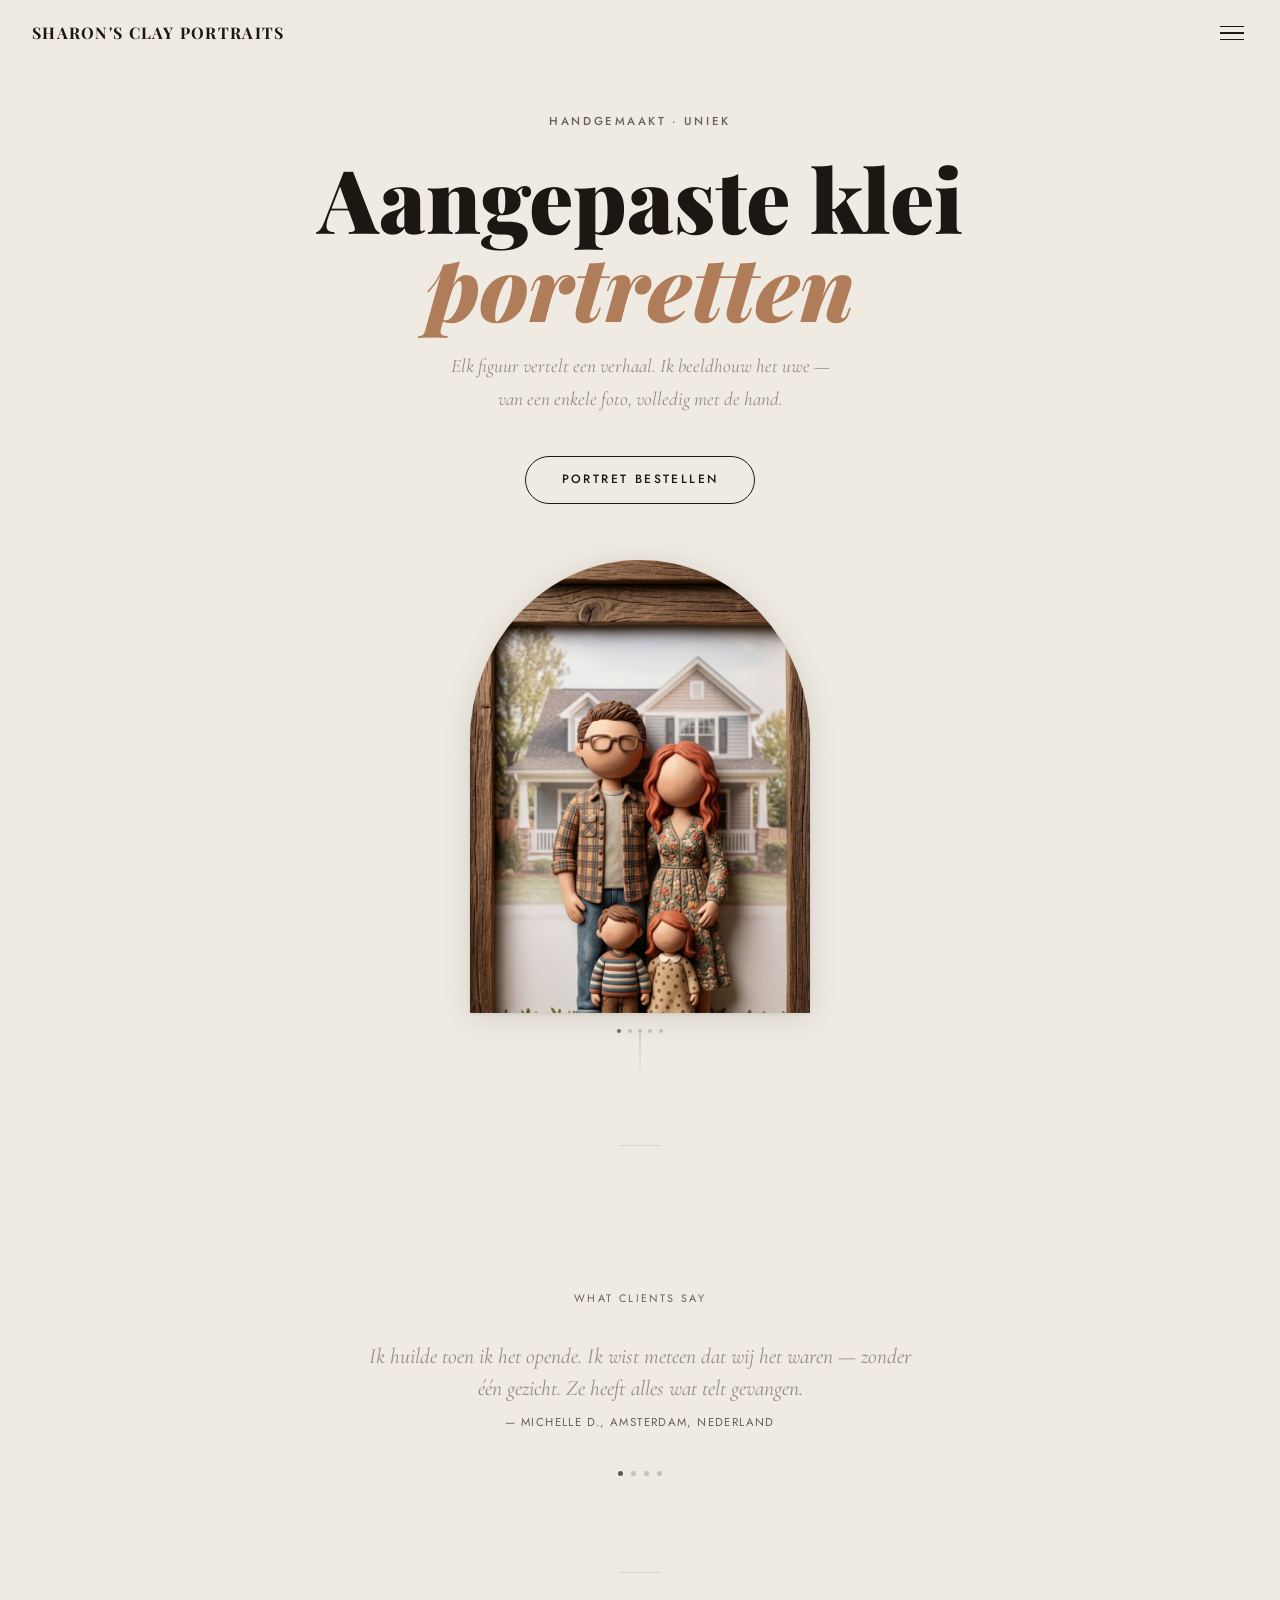
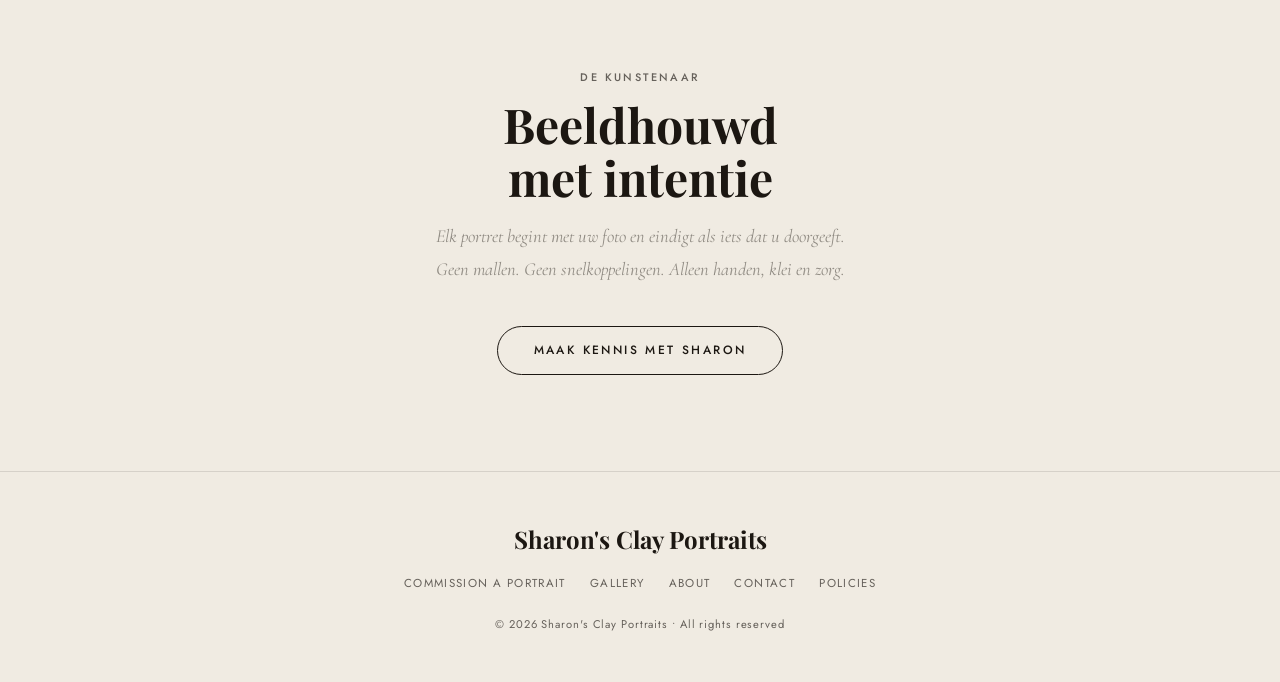
<file: index.html>
<!DOCTYPE html>
<html lang="en">
<head>
<meta charset="UTF-8"/>
<meta name="viewport" content="width=device-width,initial-scale=1.0"/>
<title>Sharon's Clay Portraits — Sharon's Clay Portraits</title>
<link rel="manifest" href="manifest.json"/>
<link rel="icon" href="icon-192.png" type="image/png"/>
<link rel="apple-touch-icon" href="apple-touch-icon.png"/>
<link rel="preconnect" href="https://fonts.googleapis.com"/>
<link rel="preconnect" href="https://fonts.gstatic.com" crossorigin/>
<link rel="stylesheet" href="https://fonts.googleapis.com/css2?family=Playfair+Display:ital,wght@0,700;0,900;1,400;1,700&family=Cormorant+Garamond:ital,wght@0,300;0,400;1,300;1,400&family=Jost:wght@300;400;500&display=swap" media="print" onload="this.media='all';"/>
<noscript><link rel="stylesheet" href="https://fonts.googleapis.com/css2?family=Playfair+Display:ital,wght@0,700;0,900;1,400;1,700&family=Cormorant+Garamond:ital,wght@0,300;0,400;1,300;1,400&family=Jost:wght@300;400;500&display=swap"/></noscript>
<link rel="stylesheet" href="style.css"/>
</head>
<body>
<nav class="nav-overlay" id="navOverlay">
  <a href="#" class="nav-install-link" onclick="installApp();return false;">Add to Home Screen</a>
  <a href="index.html">Home</a>
  <a href="gallery.html">Gallery</a>
  <a href="commissions.html">Commission a Portrait</a>
  <a href="about.html">About the Artist</a>
  <a href="testimonials.html">Testimonials</a>
  <a href="contact.html">Contact</a>
  <a href="policies.html">Policies</a>
  <a href="care.html">Care Instructions</a>
  <a href="gift-certificates.html">Gift Certificates</a>
  <span class="nav-close-hint">Press ESC or tap anywhere to close</span>
</nav>
<header id="siteHeader">
  <a class="site-name" href="index.html">Sharon's Clay Portraits</a>
  <button class="hamburger" id="hamburger" aria-label="Menu"><span></span><span></span><span></span></button>
</header>
<div id="lightbox" style="position:fixed;inset:0;z-index:300;background:rgba(0,0,0,0.92);display:flex;flex-direction:column;align-items:center;justify-content:center;padding:2rem;opacity:0;pointer-events:none;transition:opacity 0.4s;">
<button id="lbClose" style="position:absolute;top:1.5rem;right:1.5rem;background:none;border:none;cursor:pointer;color:rgba(240,235,226,0.5);font-size:2rem;line-height:1;">&times;</button>
<div id="lbArch" style="width:min(320px,80vw);aspect-ratio:auto;border-radius:12px;overflow:hidden;max-height:75vh;box-shadow:0 8px 64px rgba(0,0,0,0.5);transform:scale(0.88);transition:transform 0.4s;"><div id="lbInner" style="width:100%;height:100%;background:var(--arch-bg);"></div></div>
<div style="margin-top:1.5rem;text-align:center;"><p id="lbCap" style="font-family:'Cormorant Garamond',serif;font-style:italic;font-size:1.05rem;color:rgba(240,235,226,0.7);margin-bottom:1rem;"></p><a href="gallery.html" style="font-family:'Jost',sans-serif;font-size:0.72rem;letter-spacing:0.18em;text-transform:uppercase;color:var(--parchment);text-decoration:none;border-bottom:1px solid rgba(240,235,226,0.3);padding-bottom:2px;">View Full Gallery &rarr;</a></div></div>
<section style="min-height:100svh;display:flex;flex-direction:column;align-items:center;justify-content:flex-start;padding:7rem 2rem 4rem;text-align:center;overflow-x:hidden;width:100%;">
  <div>
    <p style="font-family:'Jost',sans-serif;font-size:0.72rem;font-weight:500;letter-spacing:0.22em;text-transform:uppercase;color:var(--muted);margin-bottom:1.5rem;opacity:0;animation:fadeUp 0.8s 0.2s forwards;">Handgemaakt · Uniek</p>
    <h1 style="font-family:'Playfair Display',serif;font-size:clamp(3rem,11vw,5.5rem);font-weight:900;line-height:1.0;color:var(--ink);margin-bottom:1.25rem;max-width:680px;opacity:0;animation:fadeUp 0.8s 0.35s forwards;">Aangepaste klei<br><em style="font-style:italic;color:var(--clay);">portretten</em></h1>
    <p style="font-family:'Cormorant Garamond',serif;font-size:1.2rem;font-style:italic;color:var(--ink-soft);max-width:380px;margin:0 auto 2.5rem;line-height:1.7;opacity:0;animation:fadeUp 0.8s 0.5s forwards;">Elk figuur vertelt een verhaal. Ik beeldhouw het uwe — van een enkele foto, volledig met de hand.</p>
    <a href="commissions.html" class="btn-outline" style="margin-bottom:3.5rem;opacity:0;animation:fadeUp 0.8s 0.65s forwards;">Portret bestellen</a>
  </div>
  <div style="width:min(340px,calc(100vw - 4rem));margin:0 auto;opacity:0;animation:fadeUp 1s 0.8s forwards;position:relative;cursor:pointer;align-self:center;" id="archWrap">
    <div class="arch-frame" style="border-radius:50% 50% 0 0/40% 40% 0 0;">
<div class="arch-slide active" data-label="Aangepast kleien portret — besteld van uw foto"><img src="images/portrait1.jpg" alt="Aangepast kleien portret — besteld van uw foto" style="width:100%;height:100%;object-fit:cover;"/></div>
<div class="arch-slide" data-label="Elk detail met de hand geboetseerd"><img src="images/portrait2.png" alt="Elk detail met de hand geboetseerd" style="width:100%;height:100%;object-fit:cover;"/></div>
<div class="arch-slide" data-label="Een cadeau dat voor altijd wordt bewaard"><img src="images/portrait3.png" alt="Een cadeau dat voor altijd wordt bewaard" style="width:100%;height:100%;object-fit:cover;"/></div>
<div class="arch-slide" data-label="Muurkunst voor in huis — met de hand gemaakt"><img src="images/portrait4.png" alt="Muurkunst voor in huis — met de hand gemaakt" style="width:100%;height:100%;object-fit:cover;"/></div>
<div class="arch-slide" data-label="Van foto naar iets onvervangbaars"><img src="images/portrait5.png" alt="Van foto naar iets onvervangbaars" style="width:100%;height:100%;object-fit:cover;"/></div>
      <div id="archHint" style="position:absolute;inset:0;background:rgba(0,0,0,0);border-radius:inherit;display:flex;align-items:center;justify-content:center;opacity:0;transition:opacity 0.3s,background 0.3s;pointer-events:none;"><span style="font-family:'Jost',sans-serif;font-size:0.7rem;letter-spacing:0.18em;text-transform:uppercase;color:#fff;background:rgba(0,0,0,0.55);padding:0.5rem 1.2rem;border-radius:100px;backdrop-filter:blur(4px);">View Piece</span></div>
    </div>
    <div class="arch-dots" id="archDots"><span class="active" data-idx="0"></span><span class="" data-idx="1"></span><span class="" data-idx="2"></span><span class="" data-idx="3"></span><span class="" data-idx="4"></span></div>
    <div class="arch-stem"></div>
  </div>
</section>
<div style="width:40px;height:1px;background:var(--border);margin:0 auto 4rem;"></div>
<section style="padding:5rem 2rem 6rem;text-align:center;">
<style>.testimonial-item{display:none;flex-direction:column;align-items:center;justify-content:center;text-align:center;padding:0 1rem;}.testimonial-item.active{display:flex;}#tDots span{width:5px;height:5px;border-radius:50%;background:var(--ink);opacity:0.2;transition:opacity 0.3s;cursor:pointer;}#tDots span.active{opacity:0.7;}.testimonial-quote{font-size:clamp(1rem,3.5vw,1.35rem);}</style>
  <p style="font-family:'Jost',sans-serif;font-size:0.68rem;letter-spacing:0.22em;text-transform:uppercase;color:var(--muted);margin-bottom:2rem;">What clients say</p>
  <div id="tCarousel" style="position:relative;min-height:4rem;max-width:600px;margin:0 auto 2.5rem;cursor:pointer;overflow:hidden;">
<div class="testimonial-item active"><p class="testimonial-quote">Ik huilde toen ik het opende. Ik wist meteen dat wij het waren — zonder één gezicht. Ze heeft alles wat telt gevangen.</p><p class="testimonial-author">— Michelle D., Amsterdam, Nederland</p></div>
<div class="testimonial-item"><p class="testimonial-quote">Het meest attente cadeau dat ik ooit heb gegeven. Mijn moeder hield het tien minuten vast zonder een woord te zeggen. Geen gezicht nodig — het was onmiskenbaar zij.</p><p class="testimonial-author">— Thomas B., Brussel, België</p></div>
<div class="testimonial-item"><p class="testimonial-quote">Ze heeft gevangen hoe hij altijd stond, hoe hij zijn handen hield. Ik had geen gezicht nodig. Ik had hem nodig. En hier is hij.</p><p class="testimonial-author">— Katrien V., Gent, België</p></div>
<div class="testimonial-item"><p class="testimonial-quote">Mijn oma fluisterde: 'Dat ben ik toch?' Geen ogen, geen mond — en toch wist ze het. Sharons werk is buitengewoon.</p><p class="testimonial-author">— Sarah M., Rotterdam, Nederland</p></div>
  </div>
  <div id="tDots" style="display:flex;justify-content:center;gap:0.5rem;"><span class="active" data-idx="0"></span><span class="" data-idx="1"></span><span class="" data-idx="2"></span><span class="" data-idx="3"></span></div>
</section>
<div style="width:40px;height:1px;background:var(--border);margin:0 auto 4rem;" class="reveal"></div>
<section style="padding:2rem 2rem 6rem;text-align:center;max-width:600px;margin:0 auto;" class="reveal">
  <p class="section-label">De kunstenaar</p>
  <h2 style="font-family:'Playfair Display',serif;font-size:clamp(2rem,7vw,3rem);font-weight:700;line-height:1.1;margin-bottom:1rem;color:var(--ink);">Beeldhouwd<br>met intentie</h2>
  <p style="font-family:'Cormorant Garamond',serif;font-size:1.15rem;color:var(--ink-soft);max-width:420px;margin:0 auto 2.5rem;font-style:italic;line-height:1.8;">Elk portret begint met uw foto en eindigt als iets dat u doorgeeft. Geen mallen. Geen snelkoppelingen. Alleen handen, klei en zorg.</p>
  <a href="about.html" class="btn-outline">Maak kennis met Sharon</a>
</section>
<footer class="reveal">
  <div class="footer-name">Sharon's Clay Portraits</div>
  <div class="footer-links" style="display:flex;justify-content:center;gap:1.5rem;margin-bottom:1.5rem;flex-wrap:wrap;">
    <a href="commissions.html">Commission a Portrait</a>
    <a href="gallery.html">Gallery</a>
    <a href="about.html">About</a>
    <a href="contact.html">Contact</a>
    <a href="policies.html">Policies</a>
  </div>
  <p style="font-family:'Jost',sans-serif;font-size:0.7rem;color:var(--muted);letter-spacing:0.08em;">&copy; 2026 Sharon's Clay Portraits&nbsp;&bull;&nbsp;All rights reserved</p>
</footer>
<script>
var _hbg=document.getElementById("hamburger"),_nov=document.getElementById("navOverlay");
var deferredInstallPrompt=null;
window.addEventListener("beforeinstallprompt",function(e){e.preventDefault();deferredInstallPrompt=e;});
function installApp(){
  var isIOS=/iphone|ipad|ipod/i.test(navigator.userAgent);
  if(isIOS){
    alert("To install: tap the Share icon, then \"Add to Home Screen\".");
    return;
  }
  if(deferredInstallPrompt){
    deferredInstallPrompt.prompt();
    deferredInstallPrompt.userChoice.then(function(){deferredInstallPrompt=null;});
  } else {
    alert("To install: open your browser menu and choose \"Install app\" or \"Add to Home Screen\".");
  }
}
_hbg.addEventListener("click",function(){var o=_nov.classList.toggle("open");_hbg.classList.toggle("open",o);document.body.style.overflow=o?"hidden":"";});
_nov.addEventListener("click",function(e){if(e.target===_nov||e.target.classList.contains("nav-close-hint")){_nov.classList.remove("open");_hbg.classList.remove("open");document.body.style.overflow="";}});
document.addEventListener("keydown",function(e){if(e.key==="Escape"){_nov.classList.remove("open");_hbg.classList.remove("open");closeLB();document.body.style.overflow="";}});
window.addEventListener("scroll",function(){document.getElementById("siteHeader").classList.toggle("scrolled",window.scrollY>60);},{passive:true});
var _as=document.querySelectorAll(".arch-slide"),_ad=document.querySelectorAll("#archDots span"),_ac=0;
function archGoTo(idx){_as[_ac].classList.remove("active");if(_ad[_ac])_ad[_ac].classList.remove("active");_ac=(idx+_as.length)%_as.length;_as[_ac].classList.add("active");if(_ad[_ac])_ad[_ac].classList.add("active");}
var _at=setInterval(function(){archGoTo(_ac+1);},6000);
var _paused=false;
document.querySelectorAll("#archDots span").forEach(function(d){d.addEventListener("click",function(e){e.stopPropagation();archGoTo(parseInt(d.dataset.idx));clearInterval(_at);_at=setInterval(function(){archGoTo(_ac+1);},6000);});});
var lb=document.getElementById("lightbox"),lbArch=document.getElementById("lbArch");
function openLB(){clearInterval(_at);_paused=true;lb.style.opacity="1";lb.style.pointerEvents="all";lbArch.style.transform="scale(1)";document.body.style.overflow="hidden";}
function closeLB(){lb.style.opacity="0";lb.style.pointerEvents="none";lbArch.style.transform="scale(0.88)";document.body.style.overflow="";_paused=false;_at=setInterval(function(){archGoTo(_ac+1);},6000);}
document.getElementById("archWrap").addEventListener("click",function(e){
  if(e.target.closest("#archDots"))return;
  var inner=document.getElementById("lbInner"),img=_as[_ac].querySelector("img");
  inner.innerHTML=img?"<img src='"+img.src+"' style='width:100%;height:100%;object-fit:cover;'/>":"";
  inner.style.background=img?"transparent":"var(--arch-bg)";
  document.getElementById("lbCap").textContent=_as[_ac].dataset.label||"";
  openLB();
});
document.getElementById("lbClose").addEventListener("click",closeLB);
lb.addEventListener("click",function(e){if(e.target===lb)closeLB();});
var aw=document.getElementById("archWrap"),ah=document.getElementById("archHint");
aw.addEventListener("mouseenter",function(){ah.style.opacity="1";ah.style.background="rgba(0,0,0,0.25)";clearInterval(_at);_paused=true;});
aw.addEventListener("mouseleave",function(){ah.style.opacity="0";ah.style.background="rgba(0,0,0,0)";_paused=false;_at=setInterval(function(){archGoTo(_ac+1);},6000);});
var _ti=document.querySelectorAll(".testimonial-item"),_td=document.querySelectorAll("#tDots span"),_tc=0,_tp=false;
function tGoTo(idx){_ti[_tc].classList.remove("active");if(_td[_tc])_td[_tc].classList.remove("active");_tc=(idx+_ti.length)%_ti.length;_ti[_tc].classList.add("active");if(_td[_tc])_td[_tc].classList.add("active");}
setInterval(function(){if(!_tp)tGoTo(_tc+1);},4000);
var tc=document.getElementById("tCarousel");
tc.addEventListener("mouseenter",function(){_tp=true;});
tc.addEventListener("mouseleave",function(){_tp=false;});
tc.addEventListener("click",function(){window.location.href="testimonials.html";});
document.querySelectorAll("#tDots span").forEach(function(d){d.addEventListener("click",function(e){e.stopPropagation();tGoTo(parseInt(d.dataset.idx));});});
function _checkReveals(){document.querySelectorAll(".reveal:not(.visible)").forEach(function(r){var rect=r.getBoundingClientRect();if(rect.top<window.innerHeight-40)r.classList.add("visible");});};
_checkReveals();window.addEventListener("scroll",_checkReveals,{passive:true});
(function(){
function doTranslate(lang){
  var lm2=document.getElementById("langMenu");if(lm2)lm2.style.display="none";
  if(lang==="en"){document.cookie="googtrans=;path=/;expires=Thu,01 Jan 1970 00:00:00 GMT";document.cookie="googtrans=;path=/;domain="+location.hostname+";expires=Thu,01 Jan 1970 00:00:00 GMT";location.reload();return;}
  document.cookie="googtrans=/en/"+lang+";path=/";document.cookie="googtrans=/en/"+lang+";path=/;domain="+location.hostname;
  var sel=document.querySelector(".goog-te-combo");if(sel){sel.value=lang;sel.dispatchEvent(new Event("change"));}else{location.reload();}
}
})();
</script>
</body>
</html>
</file>
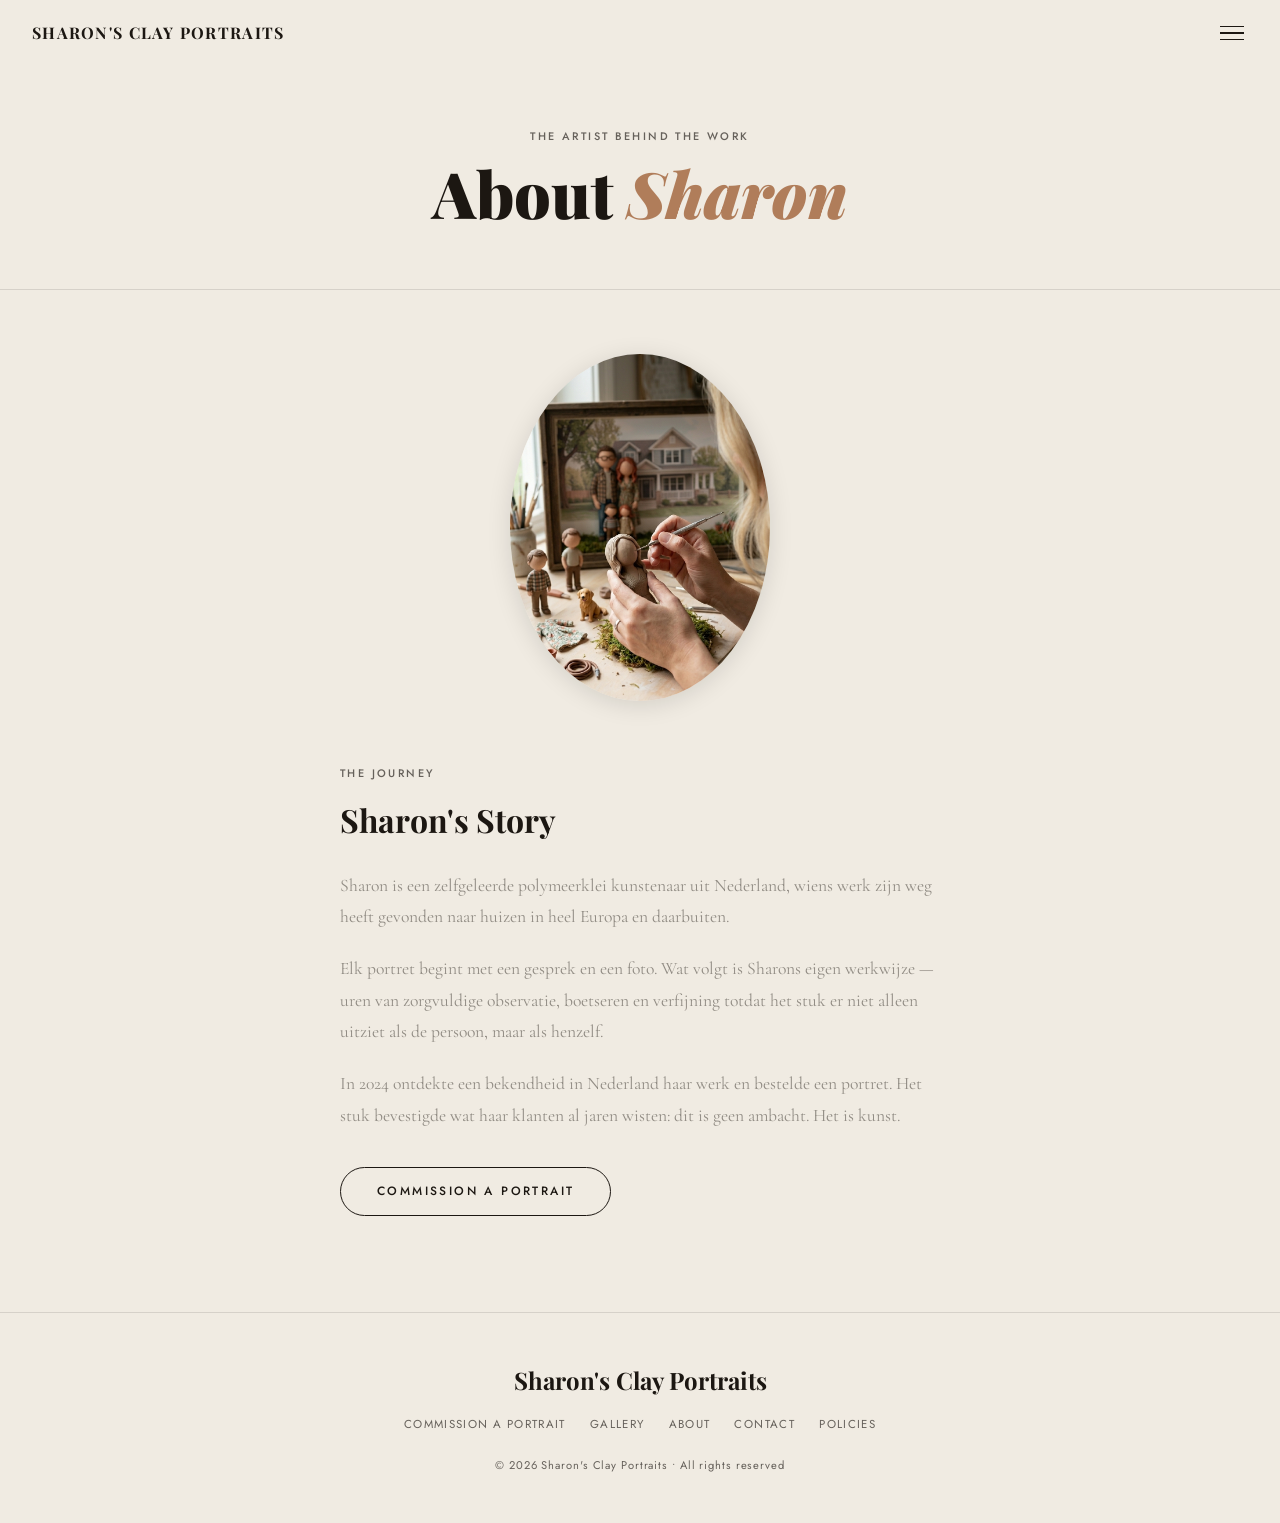
<file: about.html>
<!DOCTYPE html>
<html lang="en">
<head>
<meta charset="UTF-8"/>
<meta name="viewport" content="width=device-width,initial-scale=1.0"/>
<title>About — Sharon's Clay Portraits</title>
<link rel="manifest" href="manifest.json"/>
<link rel="icon" href="icon-192.png" type="image/png"/>
<link rel="apple-touch-icon" href="apple-touch-icon.png"/>
<link rel="preconnect" href="https://fonts.googleapis.com"/>
<link rel="preconnect" href="https://fonts.gstatic.com" crossorigin/>
<link rel="stylesheet" href="https://fonts.googleapis.com/css2?family=Playfair+Display:ital,wght@0,700;0,900;1,400;1,700&family=Cormorant+Garamond:ital,wght@0,300;0,400;1,300;1,400&family=Jost:wght@300;400;500&display=swap" media="print" onload="this.media='all';"/>
<noscript><link rel="stylesheet" href="https://fonts.googleapis.com/css2?family=Playfair+Display:ital,wght@0,700;0,900;1,400;1,700&family=Cormorant+Garamond:ital,wght@0,300;0,400;1,300;1,400&family=Jost:wght@300;400;500&display=swap"/></noscript>
<link rel="stylesheet" href="style.css"/>
</head>
<body>
<nav class="nav-overlay" id="navOverlay">
  <a href="#" class="nav-install-link" onclick="installApp();return false;">Add to Home Screen</a>
  <a href="index.html">Home</a>
  <a href="gallery.html">Gallery</a>
  <a href="commissions.html">Commission a Portrait</a>
  <a href="about.html">About the Artist</a>
  <a href="testimonials.html">Testimonials</a>
  <a href="contact.html">Contact</a>
  <a href="policies.html">Policies</a>
  <a href="care.html">Care Instructions</a>
  <a href="gift-certificates.html">Gift Certificates</a>
  <span class="nav-close-hint">Press ESC or tap anywhere to close</span>
</nav>
<header id="siteHeader">
  <a class="site-name" href="index.html">Sharon's Clay Portraits</a>
  <button class="hamburger" id="hamburger" aria-label="Menu"><span></span><span></span><span></span></button>
</header>
<div class="page-header"><p class="page-eyebrow">The artist behind the work</p><h1 class="page-title">About <em>Sharon</em></h1></div>
<div style="max-width:900px;margin:0 auto;padding:0 1.5rem 6rem;display:flex;flex-direction:column;align-items:center;gap:4rem;">
  <div style="display:flex;flex-wrap:wrap;gap:1.5rem;justify-content:center;" class="reveal"><div style="width:min(260px,70vw);aspect-ratio:3/4;border-radius:50%;overflow:hidden;flex-shrink:0;box-shadow:0 4px 24px rgba(0,0,0,0.12);"><img src="images/about1.png" alt="Sharon aan het werk in haar atelier" style="width:100%;height:100%;object-fit:cover;"/></div></div>
  <div style="max-width:600px;width:100%;" class="reveal">
    <p class="section-label">The journey</p>
    <h2 style="font-family:'Playfair Display',serif;font-size:2rem;font-weight:700;color:var(--ink);margin-bottom:1.5rem;">Sharon's Story</h2>
<p style="font-family:'Cormorant Garamond',serif;font-size:1.1rem;color:var(--ink-soft);line-height:1.8;margin-bottom:1.25rem;">Sharon is een zelfgeleerde polymeerklei kunstenaar uit Nederland, wiens werk zijn weg heeft gevonden naar huizen in heel Europa en daarbuiten.</p>
<p style="font-family:'Cormorant Garamond',serif;font-size:1.1rem;color:var(--ink-soft);line-height:1.8;margin-bottom:1.25rem;">Elk portret begint met een gesprek en een foto. Wat volgt is Sharons eigen werkwijze — uren van zorgvuldige observatie, boetseren en verfijning totdat het stuk er niet alleen uitziet als de persoon, maar als henzelf.</p>
<p style="font-family:'Cormorant Garamond',serif;font-size:1.1rem;color:var(--ink-soft);line-height:1.8;margin-bottom:1.25rem;">In 2024 ontdekte een bekendheid in Nederland haar werk en bestelde een portret. Het stuk bevestigde wat haar klanten al jaren wisten: dit is geen ambacht. Het is kunst.</p>
    <a href="commissions.html" class="btn-outline" style="margin-top:1rem;display:inline-block;">Commission a Portrait</a>
  </div>
</div>
<footer class="reveal">
  <div class="footer-name">Sharon's Clay Portraits</div>
  <div class="footer-links" style="display:flex;justify-content:center;gap:1.5rem;margin-bottom:1.5rem;flex-wrap:wrap;">
    <a href="commissions.html">Commission a Portrait</a>
    <a href="gallery.html">Gallery</a>
    <a href="about.html">About</a>
    <a href="contact.html">Contact</a>
    <a href="policies.html">Policies</a>
  </div>
  <p style="font-family:'Jost',sans-serif;font-size:0.7rem;color:var(--muted);letter-spacing:0.08em;">&copy; 2026 Sharon's Clay Portraits&nbsp;&bull;&nbsp;All rights reserved</p>
</footer>
<script>
async function handleWorkerFormSubmit(evt,formEl,endpoint,action){
  evt.preventDefault();
  var prefix=action.replace("submit_","");
  var successEl=document.getElementById(prefix+"-form-success");var errorEl=document.getElementById(prefix+"-form-error");
  if(successEl)successEl.style.display="none";if(errorEl)errorEl.style.display="none";
  if(!endpoint){if(errorEl){errorEl.textContent="This form is not yet configured. Please contact us directly.";errorEl.style.display="block";}return false;}
  var btn=formEl.querySelector('button[type="submit"]');var origText=btn?btn.textContent:"";
  if(btn){btn.disabled=true;btn.textContent="Sending\u2026";}
  try{
    var fd=new FormData(formEl);
    var photoFile=fd.get("photo");
    var payload={action:action,fields:{}};
    fd.forEach(function(value,key){if(key!=="photo"&&typeof value==="string")payload.fields[key]=value;});
    if(photoFile&&photoFile.size>0){
      var b64=await new Promise(function(res,rej){var r=new FileReader();r.onload=function(){res(r.result.split(",")[1]);};r.onerror=rej;r.readAsDataURL(photoFile);});
      payload.photo=b64;payload.photoType=photoFile.type;
    }
    var res=await fetch(endpoint,{method:"POST",headers:{"Content-Type":"application/json"},body:JSON.stringify(payload)});
    if(res.ok){
      formEl.reset();
      if(successEl){successEl.style.display="block";successEl.scrollIntoView({behavior:"smooth",block:"center"});}
    }else{
      var msg=await res.text().catch(function(){return"Something went wrong. Please try again.";});
      if(errorEl){errorEl.textContent=msg||"Something went wrong. Please try again.";errorEl.style.display="block";errorEl.scrollIntoView({behavior:"smooth",block:"center"});}
    }
  }catch(e){
    if(errorEl){errorEl.textContent="Something went wrong. Please try again.";errorEl.style.display="block";}
  }
  if(btn){btn.disabled=false;btn.textContent=origText;}
  return false;
}
async function handleFormspreeSubmit(evt,formEl,endpoint,successId,errorId){
  evt.preventDefault();
  var successEl=document.getElementById(successId);var errorEl=document.getElementById(errorId);
  if(successEl)successEl.style.display="none";if(errorEl)errorEl.style.display="none";
  if(!endpoint||endpoint.slice(-3)==="/f/"){if(errorEl){errorEl.textContent="This form is not yet configured. Please contact us directly.";errorEl.style.display="block";}return false;}
  var btn=formEl.querySelector('button[type="submit"]');var origText=btn?btn.textContent:"";
  if(btn){btn.disabled=true;btn.textContent="Sending\u2026";}
  try{
    var res=await fetch(endpoint,{method:"POST",body:new FormData(formEl),headers:{"Accept":"application/json"}});
    var data=await res.json().catch(function(){return{};});
    if(res.ok){
      formEl.reset();
      if(successEl){successEl.style.display="block";successEl.scrollIntoView({behavior:"smooth",block:"center"});}
    }else{
      var msg=(data&&data.errors&&data.errors.length)?data.errors.map(function(e){return e.message;}).join(", "):"Something went wrong. Please try again.";
      if(errorEl){errorEl.textContent=msg;errorEl.style.display="block";errorEl.scrollIntoView({behavior:"smooth",block:"center"});}
    }
  }catch(e){
    if(errorEl){errorEl.textContent="Something went wrong. Please try again.";errorEl.style.display="block";}
  }
  if(btn){btn.disabled=false;btn.textContent=origText;}
  return false;
}
var _hbg=document.getElementById("hamburger"),_nov=document.getElementById("navOverlay");
var deferredInstallPrompt=null;
window.addEventListener("beforeinstallprompt",function(e){e.preventDefault();deferredInstallPrompt=e;});
function installApp(){
  var isIOS=/iphone|ipad|ipod/i.test(navigator.userAgent);
  if(isIOS){
    alert("To install: tap the Share icon, then \"Add to Home Screen\".");
    return;
  }
  if(deferredInstallPrompt){
    deferredInstallPrompt.prompt();
    deferredInstallPrompt.userChoice.then(function(){deferredInstallPrompt=null;});
  } else {
    alert("To install: open your browser menu and choose \"Install app\" or \"Add to Home Screen\".");
  }
}
_hbg.addEventListener("click",function(){var o=_nov.classList.toggle("open");_hbg.classList.toggle("open",o);document.body.style.overflow=o?"hidden":"";});
_nov.addEventListener("click",function(e){if(e.target===_nov||e.target.classList.contains("nav-close-hint")){_nov.classList.remove("open");_hbg.classList.remove("open");document.body.style.overflow="";}});
document.addEventListener("keydown",function(e){if(e.key==="Escape"){_nov.classList.remove("open");_hbg.classList.remove("open");document.body.style.overflow="";}});
window.addEventListener("scroll",function(){document.getElementById("siteHeader").classList.toggle("scrolled",window.scrollY>60);},{passive:true});
(function(){
function doTranslate(lang){
  var lm2=document.getElementById("langMenu");if(lm2)lm2.style.display="none";
  var sel=document.querySelector(".goog-te-combo");
  if(sel){
    if(lang==="en"){sel.value="";sel.dispatchEvent(new Event("change"));}
    else{sel.value=lang;sel.dispatchEvent(new Event("change"));}
    return;
  }
  var _tries=0;
  var _t=setInterval(function(){
    var sel2=document.querySelector(".goog-te-combo");
    if(sel2){
      clearInterval(_t);
      if(lang==="en"){sel2.value="";sel2.dispatchEvent(new Event("change"));}
      else{sel2.value=lang;sel2.dispatchEvent(new Event("change"));}
    } else if(++_tries>15){
      clearInterval(_t);
      if(lang==="en"){
        document.cookie="googtrans=;path=/;expires=Thu,01 Jan 1970 00:00:00 GMT";
      } else {
        document.cookie="googtrans=/en/"+lang+";path=/";
      }
      location.reload();
    }
  },200);
}
})();
function _checkReveals(){document.querySelectorAll(".reveal:not(.visible)").forEach(function(r){var rect=r.getBoundingClientRect();if(rect.top<window.innerHeight-40)r.classList.add("visible");});};
_checkReveals();window.addEventListener("scroll",_checkReveals,{passive:true});
</script>
</body>
</html>
</file>
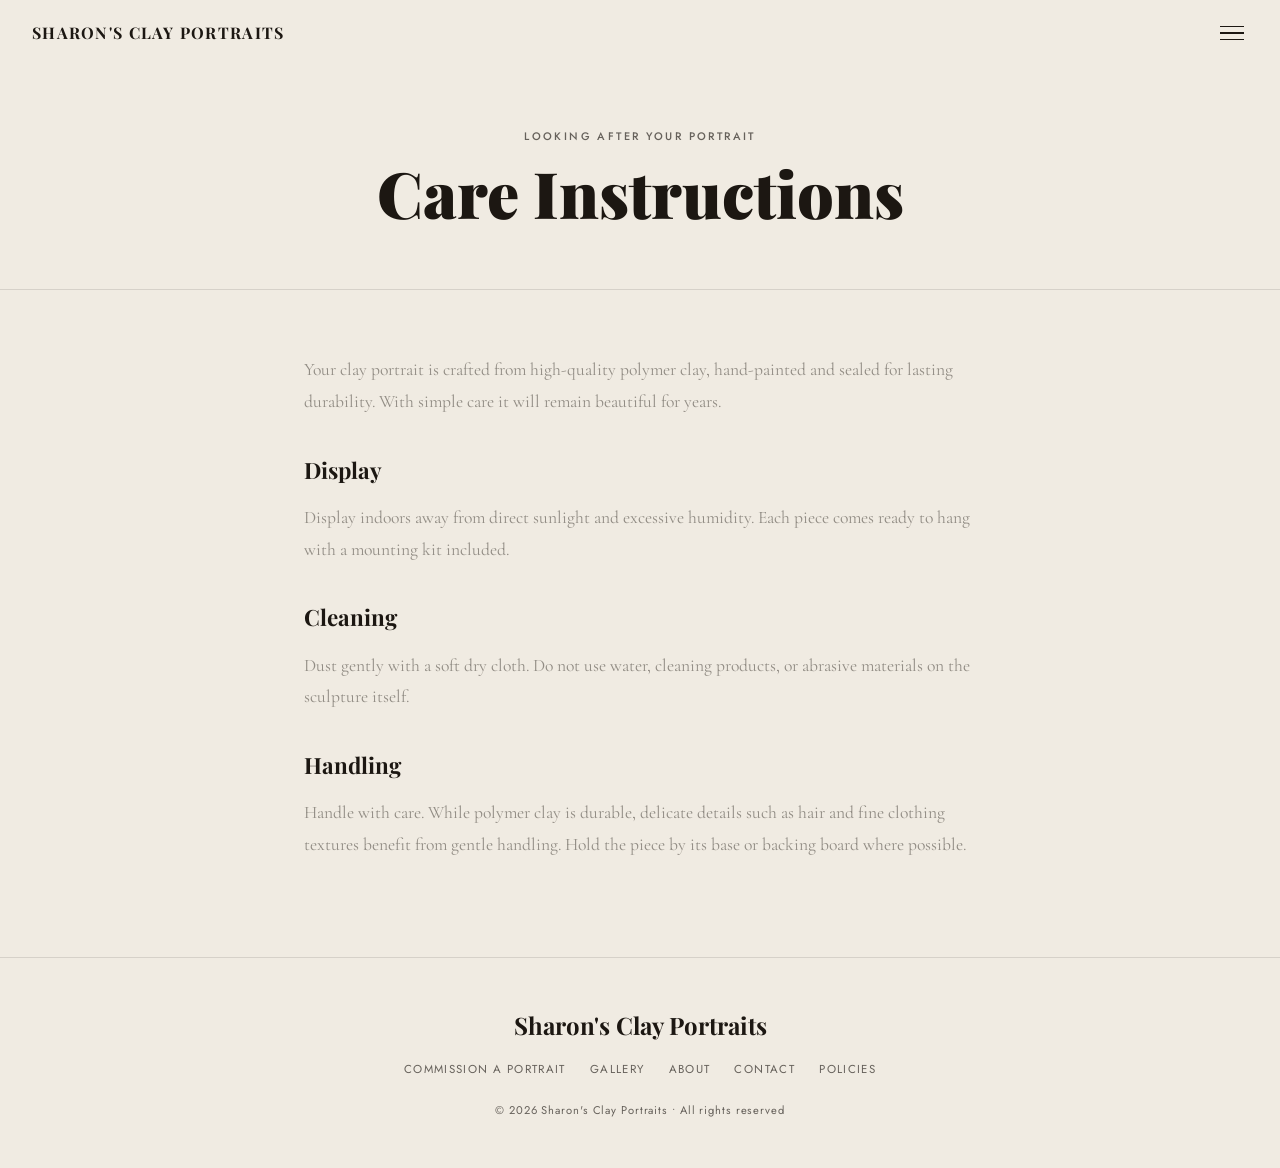
<file: care.html>
<!DOCTYPE html>
<html lang="en">
<head>
<meta charset="UTF-8"/>
<meta name="viewport" content="width=device-width,initial-scale=1.0"/>
<title>Care Instructions — Sharon's Clay Portraits</title>
<link rel="manifest" href="manifest.json"/>
<link rel="icon" href="icon-192.png" type="image/png"/>
<link rel="apple-touch-icon" href="apple-touch-icon.png"/>
<link rel="preconnect" href="https://fonts.googleapis.com"/>
<link rel="preconnect" href="https://fonts.gstatic.com" crossorigin/>
<link rel="stylesheet" href="https://fonts.googleapis.com/css2?family=Playfair+Display:ital,wght@0,700;0,900;1,400;1,700&family=Cormorant+Garamond:ital,wght@0,300;0,400;1,300;1,400&family=Jost:wght@300;400;500&display=swap" media="print" onload="this.media='all';"/>
<noscript><link rel="stylesheet" href="https://fonts.googleapis.com/css2?family=Playfair+Display:ital,wght@0,700;0,900;1,400;1,700&family=Cormorant+Garamond:ital,wght@0,300;0,400;1,300;1,400&family=Jost:wght@300;400;500&display=swap"/></noscript>
<link rel="stylesheet" href="style.css"/>
</head>
<body>
<nav class="nav-overlay" id="navOverlay">
  <a href="#" class="nav-install-link" onclick="installApp();return false;">Add to Home Screen</a>
  <a href="index.html">Home</a>
  <a href="gallery.html">Gallery</a>
  <a href="commissions.html">Commission a Portrait</a>
  <a href="about.html">About the Artist</a>
  <a href="testimonials.html">Testimonials</a>
  <a href="contact.html">Contact</a>
  <a href="policies.html">Policies</a>
  <a href="care.html">Care Instructions</a>
  <a href="gift-certificates.html">Gift Certificates</a>
  <span class="nav-close-hint">Press ESC or tap anywhere to close</span>
</nav>
<header id="siteHeader">
  <a class="site-name" href="index.html">Sharon's Clay Portraits</a>
  <button class="hamburger" id="hamburger" aria-label="Menu"><span></span><span></span><span></span></button>
</header>
<div class="page-header"><p class="page-eyebrow">Looking after your portrait</p><h1 class="page-title">Care Instructions</em></h1></div>
<div style="max-width:720px;margin:0 auto;padding:0 1.5rem 6rem;">
<div class="reveal" style="font-family:'Cormorant Garamond',serif;font-size:1.1rem;color:var(--ink-soft);line-height:1.8;">
<p style="margin-bottom:1.25rem;">Your clay portrait is crafted from high-quality polymer clay, hand-painted and sealed for lasting durability. With simple care it will remain beautiful for years.</p>
<h2 style="font-family:'Playfair Display',serif;font-size:1.4rem;font-weight:700;color:var(--ink);margin:2rem 0 0.75rem;">Display</h2>
<p style="margin-bottom:1.25rem;">Display indoors away from direct sunlight and excessive humidity. Each piece comes ready to hang with a mounting kit included.</p>
<h2 style="font-family:'Playfair Display',serif;font-size:1.4rem;font-weight:700;color:var(--ink);margin:2rem 0 0.75rem;">Cleaning</h2>
<p style="margin-bottom:1.25rem;">Dust gently with a soft dry cloth. Do not use water, cleaning products, or abrasive materials on the sculpture itself.</p>
<h2 style="font-family:'Playfair Display',serif;font-size:1.4rem;font-weight:700;color:var(--ink);margin:2rem 0 0.75rem;">Handling</h2>
<p>Handle with care. While polymer clay is durable, delicate details such as hair and fine clothing textures benefit from gentle handling. Hold the piece by its base or backing board where possible.</p>
</div></div>
<footer class="reveal">
  <div class="footer-name">Sharon's Clay Portraits</div>
  <div class="footer-links" style="display:flex;justify-content:center;gap:1.5rem;margin-bottom:1.5rem;flex-wrap:wrap;">
    <a href="commissions.html">Commission a Portrait</a>
    <a href="gallery.html">Gallery</a>
    <a href="about.html">About</a>
    <a href="contact.html">Contact</a>
    <a href="policies.html">Policies</a>
  </div>
  <p style="font-family:'Jost',sans-serif;font-size:0.7rem;color:var(--muted);letter-spacing:0.08em;">&copy; 2026 Sharon's Clay Portraits&nbsp;&bull;&nbsp;All rights reserved</p>
</footer>
<script>
async function handleWorkerFormSubmit(evt,formEl,endpoint,action){
  evt.preventDefault();
  var prefix=action.replace("submit_","");
  var successEl=document.getElementById(prefix+"-form-success");var errorEl=document.getElementById(prefix+"-form-error");
  if(successEl)successEl.style.display="none";if(errorEl)errorEl.style.display="none";
  if(!endpoint){if(errorEl){errorEl.textContent="This form is not yet configured. Please contact us directly.";errorEl.style.display="block";}return false;}
  var btn=formEl.querySelector('button[type="submit"]');var origText=btn?btn.textContent:"";
  if(btn){btn.disabled=true;btn.textContent="Sending\u2026";}
  try{
    var fd=new FormData(formEl);
    var photoFile=fd.get("photo");
    var payload={action:action,fields:{}};
    fd.forEach(function(value,key){if(key!=="photo"&&typeof value==="string")payload.fields[key]=value;});
    if(photoFile&&photoFile.size>0){
      var b64=await new Promise(function(res,rej){var r=new FileReader();r.onload=function(){res(r.result.split(",")[1]);};r.onerror=rej;r.readAsDataURL(photoFile);});
      payload.photo=b64;payload.photoType=photoFile.type;
    }
    var res=await fetch(endpoint,{method:"POST",headers:{"Content-Type":"application/json"},body:JSON.stringify(payload)});
    if(res.ok){
      formEl.reset();
      if(successEl){successEl.style.display="block";successEl.scrollIntoView({behavior:"smooth",block:"center"});}
    }else{
      var msg=await res.text().catch(function(){return"Something went wrong. Please try again.";});
      if(errorEl){errorEl.textContent=msg||"Something went wrong. Please try again.";errorEl.style.display="block";errorEl.scrollIntoView({behavior:"smooth",block:"center"});}
    }
  }catch(e){
    if(errorEl){errorEl.textContent="Something went wrong. Please try again.";errorEl.style.display="block";}
  }
  if(btn){btn.disabled=false;btn.textContent=origText;}
  return false;
}
async function handleFormspreeSubmit(evt,formEl,endpoint,successId,errorId){
  evt.preventDefault();
  var successEl=document.getElementById(successId);var errorEl=document.getElementById(errorId);
  if(successEl)successEl.style.display="none";if(errorEl)errorEl.style.display="none";
  if(!endpoint||endpoint.slice(-3)==="/f/"){if(errorEl){errorEl.textContent="This form is not yet configured. Please contact us directly.";errorEl.style.display="block";}return false;}
  var btn=formEl.querySelector('button[type="submit"]');var origText=btn?btn.textContent:"";
  if(btn){btn.disabled=true;btn.textContent="Sending\u2026";}
  try{
    var res=await fetch(endpoint,{method:"POST",body:new FormData(formEl),headers:{"Accept":"application/json"}});
    var data=await res.json().catch(function(){return{};});
    if(res.ok){
      formEl.reset();
      if(successEl){successEl.style.display="block";successEl.scrollIntoView({behavior:"smooth",block:"center"});}
    }else{
      var msg=(data&&data.errors&&data.errors.length)?data.errors.map(function(e){return e.message;}).join(", "):"Something went wrong. Please try again.";
      if(errorEl){errorEl.textContent=msg;errorEl.style.display="block";errorEl.scrollIntoView({behavior:"smooth",block:"center"});}
    }
  }catch(e){
    if(errorEl){errorEl.textContent="Something went wrong. Please try again.";errorEl.style.display="block";}
  }
  if(btn){btn.disabled=false;btn.textContent=origText;}
  return false;
}
var _hbg=document.getElementById("hamburger"),_nov=document.getElementById("navOverlay");
var deferredInstallPrompt=null;
window.addEventListener("beforeinstallprompt",function(e){e.preventDefault();deferredInstallPrompt=e;});
function installApp(){
  var isIOS=/iphone|ipad|ipod/i.test(navigator.userAgent);
  if(isIOS){
    alert("To install: tap the Share icon, then \"Add to Home Screen\".");
    return;
  }
  if(deferredInstallPrompt){
    deferredInstallPrompt.prompt();
    deferredInstallPrompt.userChoice.then(function(){deferredInstallPrompt=null;});
  } else {
    alert("To install: open your browser menu and choose \"Install app\" or \"Add to Home Screen\".");
  }
}
_hbg.addEventListener("click",function(){var o=_nov.classList.toggle("open");_hbg.classList.toggle("open",o);document.body.style.overflow=o?"hidden":"";});
_nov.addEventListener("click",function(e){if(e.target===_nov||e.target.classList.contains("nav-close-hint")){_nov.classList.remove("open");_hbg.classList.remove("open");document.body.style.overflow="";}});
document.addEventListener("keydown",function(e){if(e.key==="Escape"){_nov.classList.remove("open");_hbg.classList.remove("open");document.body.style.overflow="";}});
window.addEventListener("scroll",function(){document.getElementById("siteHeader").classList.toggle("scrolled",window.scrollY>60);},{passive:true});
(function(){
function doTranslate(lang){
  var lm2=document.getElementById("langMenu");if(lm2)lm2.style.display="none";
  var sel=document.querySelector(".goog-te-combo");
  if(sel){
    if(lang==="en"){sel.value="";sel.dispatchEvent(new Event("change"));}
    else{sel.value=lang;sel.dispatchEvent(new Event("change"));}
    return;
  }
  var _tries=0;
  var _t=setInterval(function(){
    var sel2=document.querySelector(".goog-te-combo");
    if(sel2){
      clearInterval(_t);
      if(lang==="en"){sel2.value="";sel2.dispatchEvent(new Event("change"));}
      else{sel2.value=lang;sel2.dispatchEvent(new Event("change"));}
    } else if(++_tries>15){
      clearInterval(_t);
      if(lang==="en"){
        document.cookie="googtrans=;path=/;expires=Thu,01 Jan 1970 00:00:00 GMT";
      } else {
        document.cookie="googtrans=/en/"+lang+";path=/";
      }
      location.reload();
    }
  },200);
}
})();
function _checkReveals(){document.querySelectorAll(".reveal:not(.visible)").forEach(function(r){var rect=r.getBoundingClientRect();if(rect.top<window.innerHeight-40)r.classList.add("visible");});};
_checkReveals();window.addEventListener("scroll",_checkReveals,{passive:true});
</script>
</body>
</html>
</file>
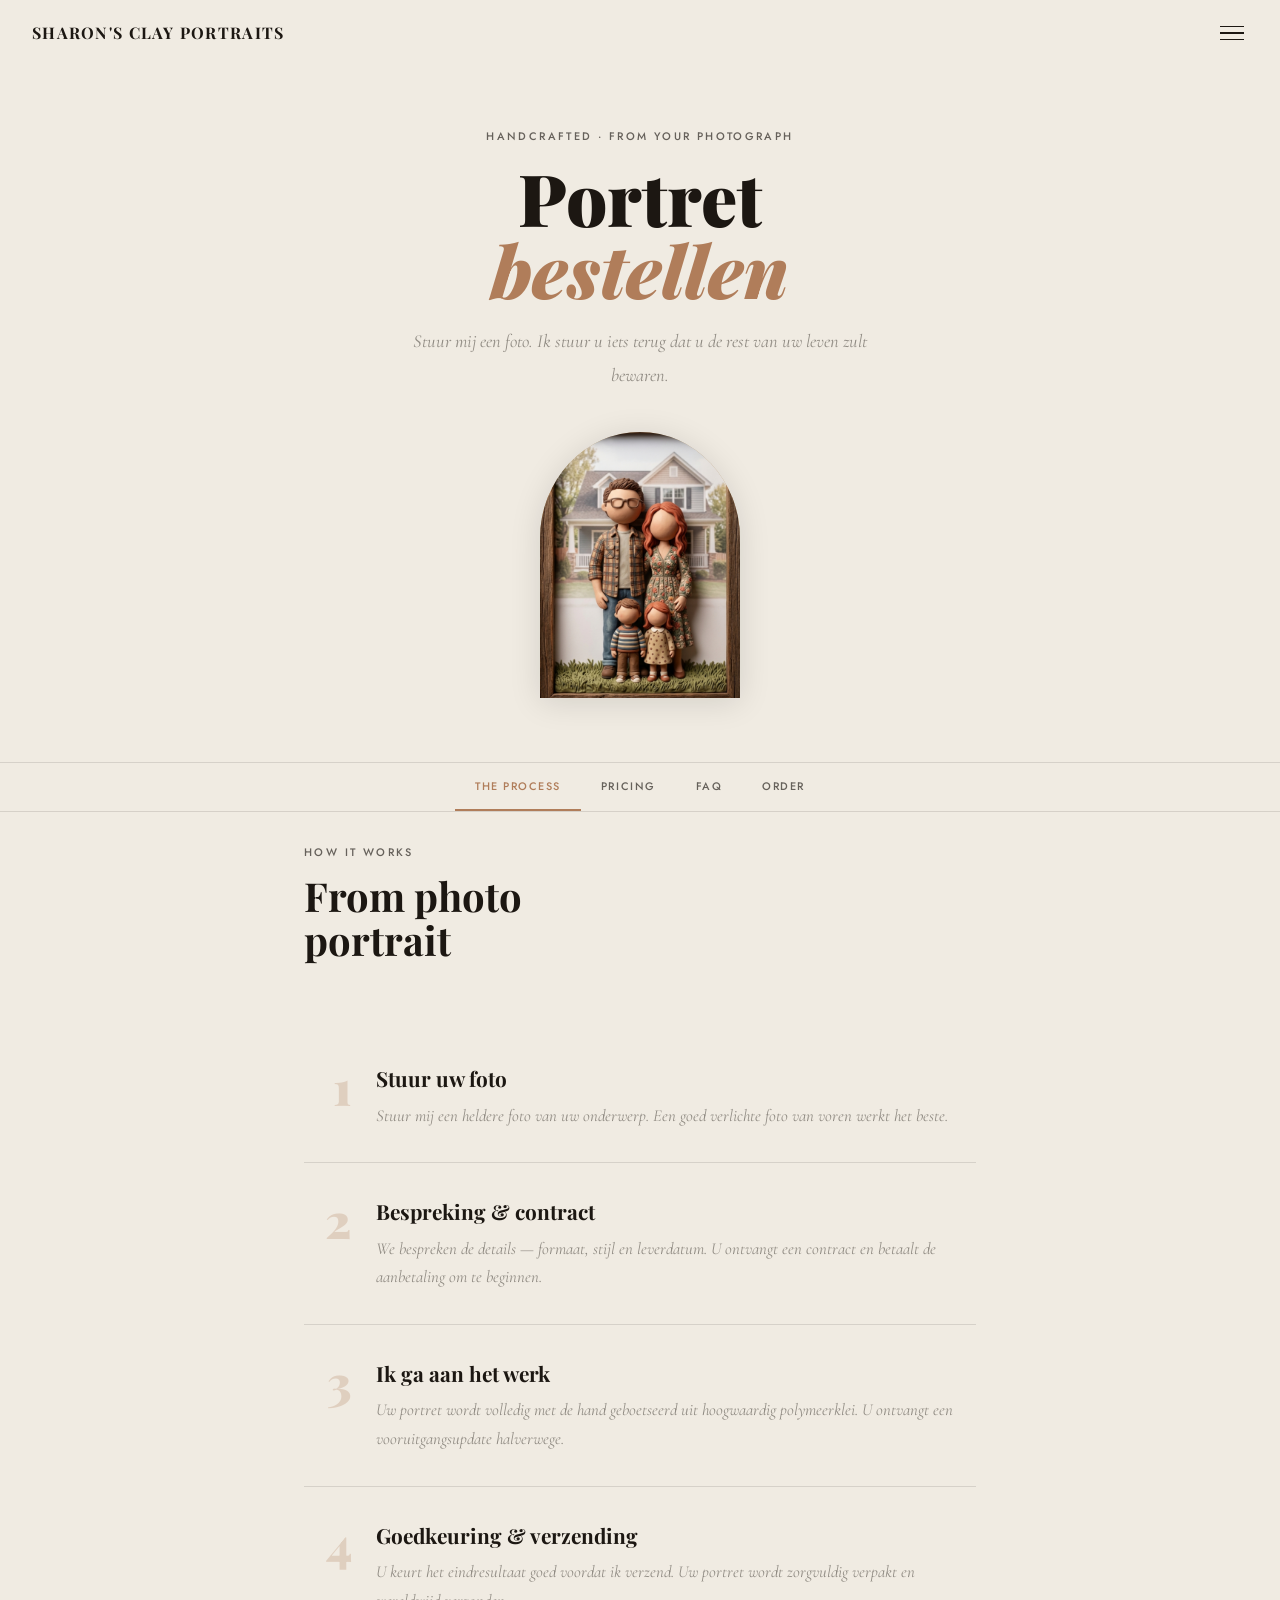
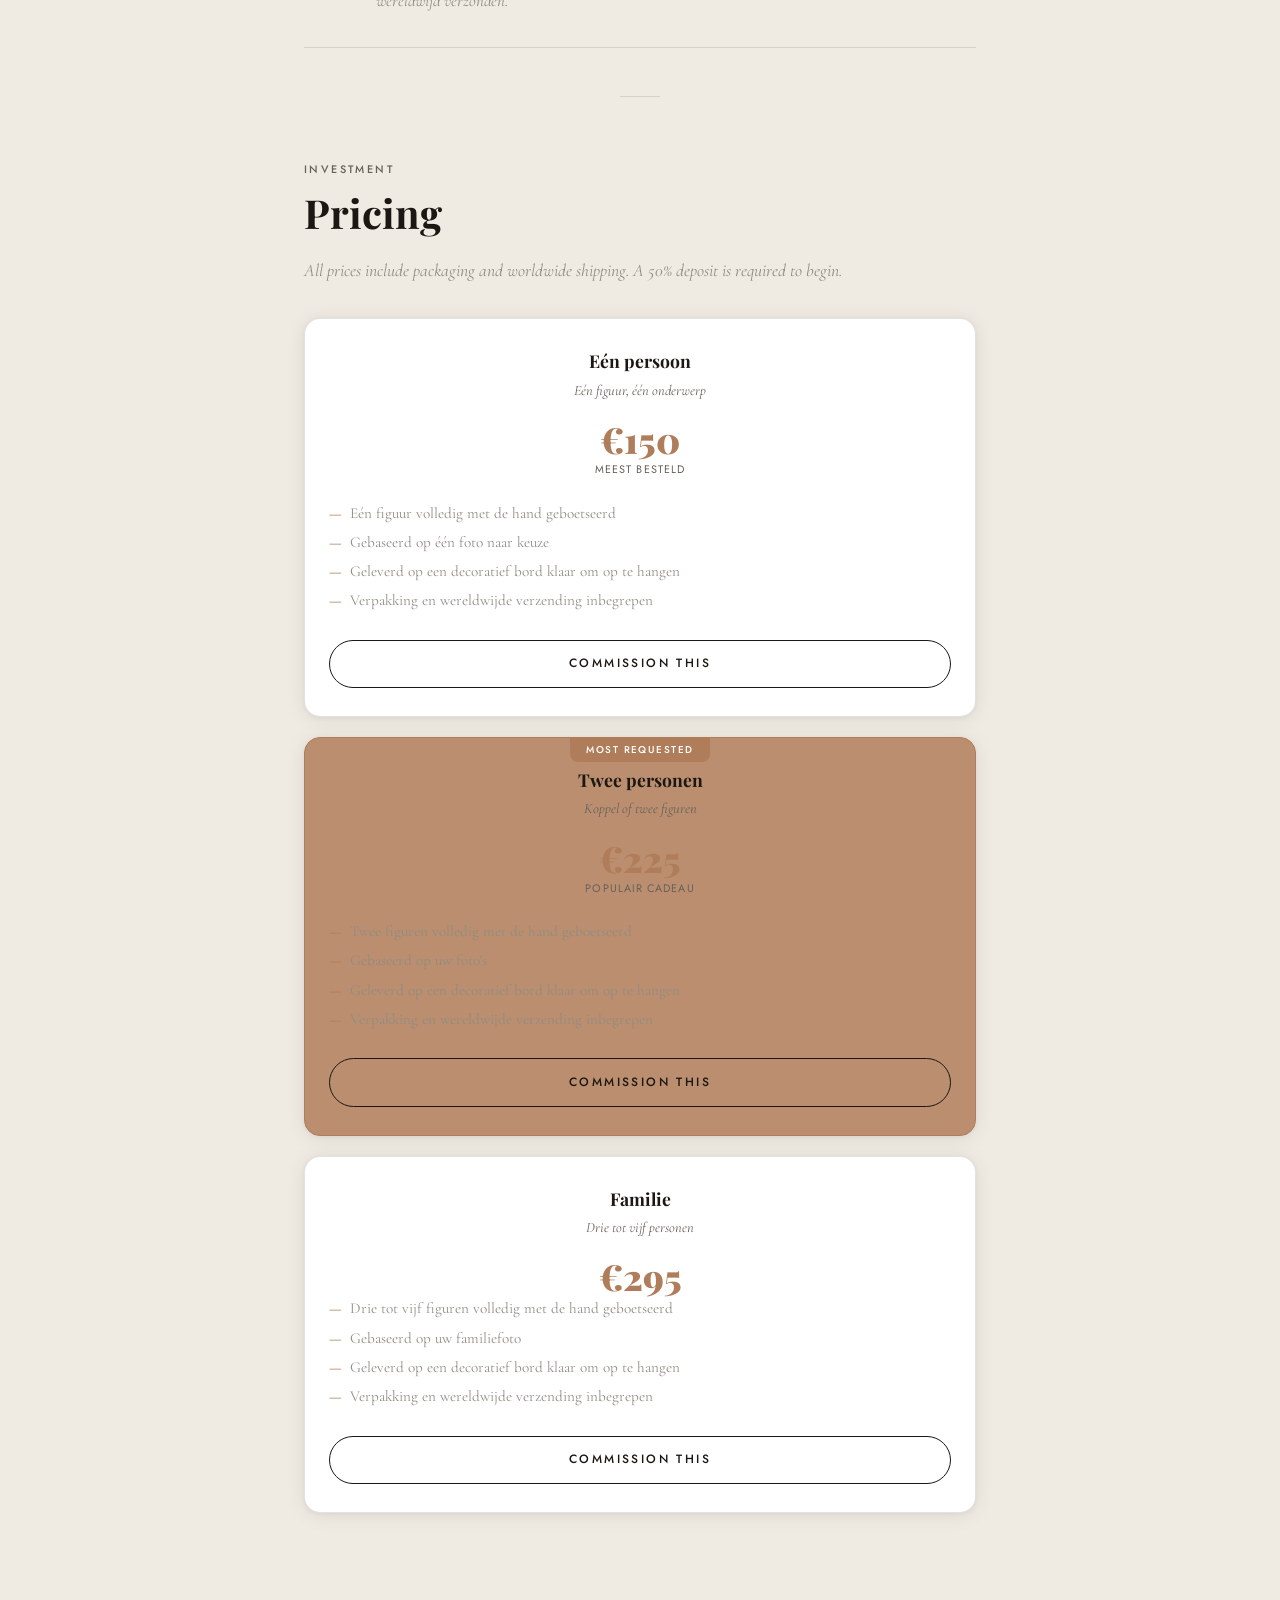
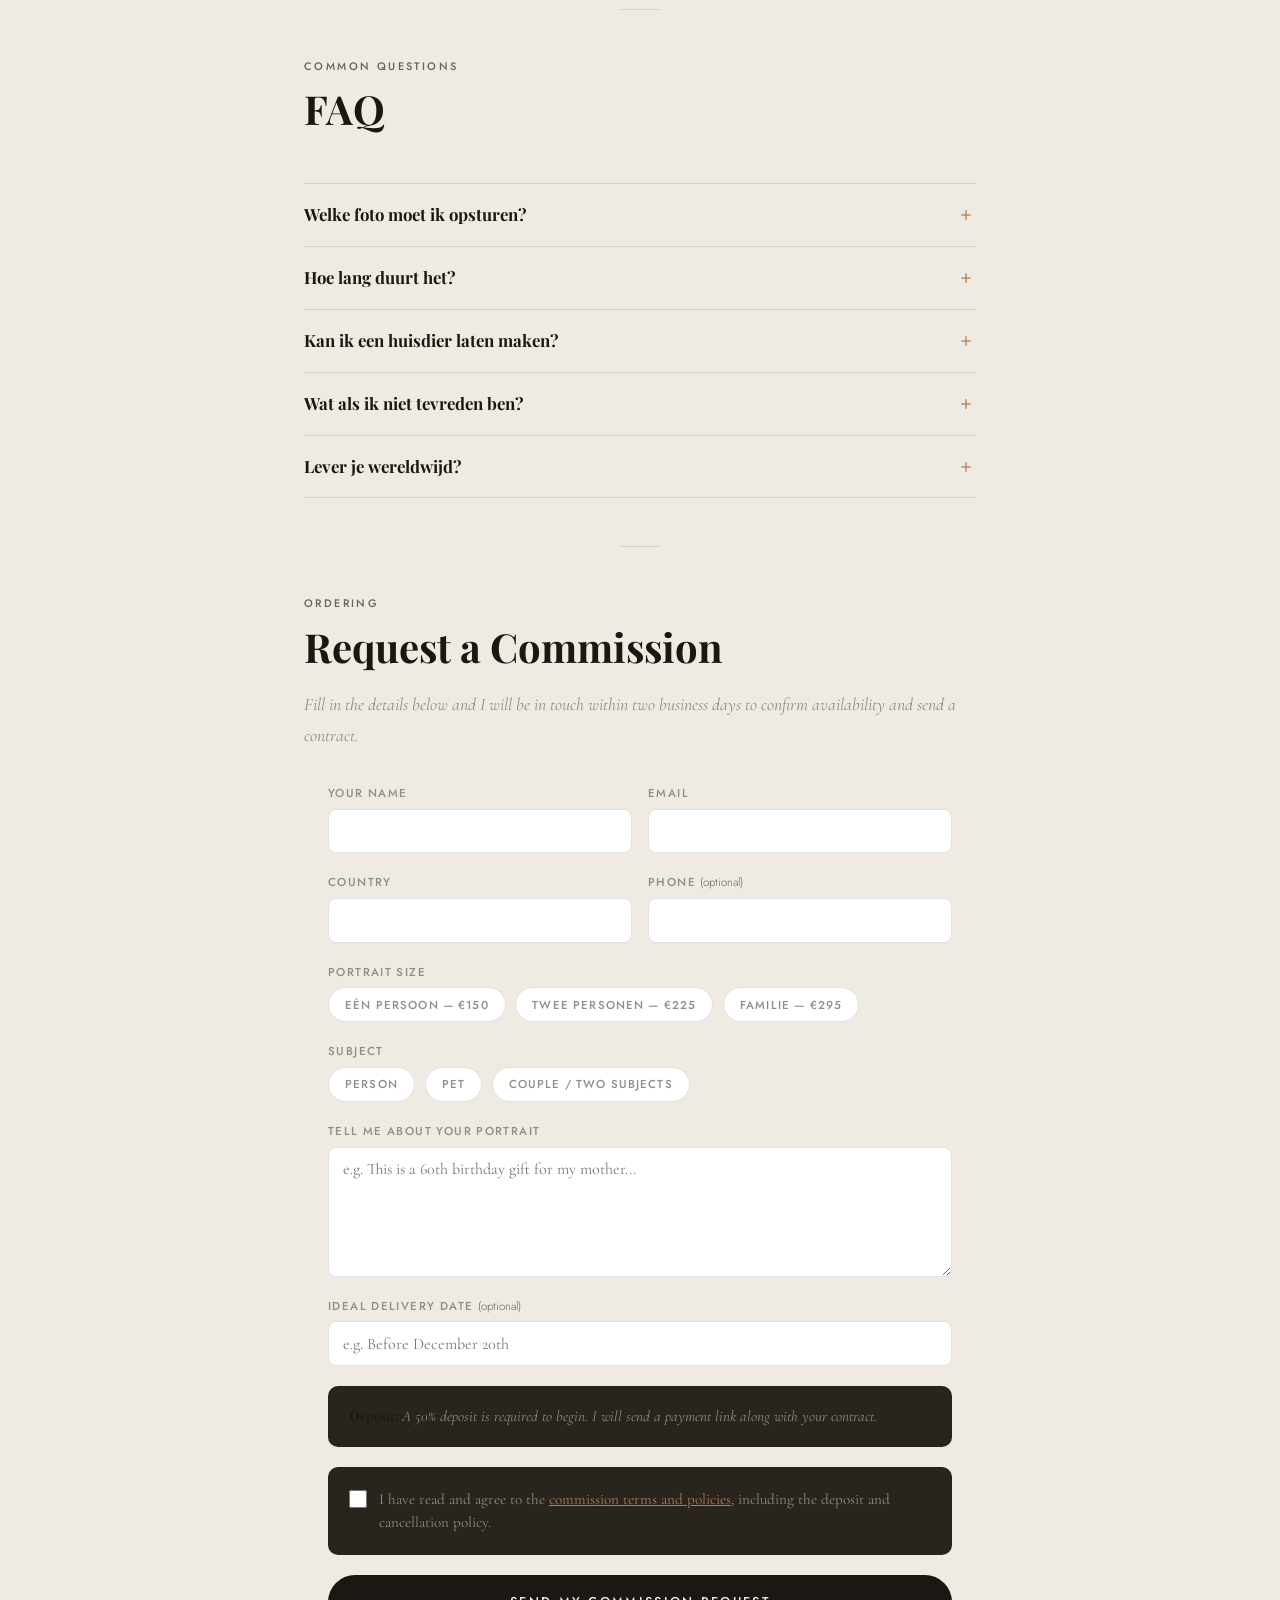
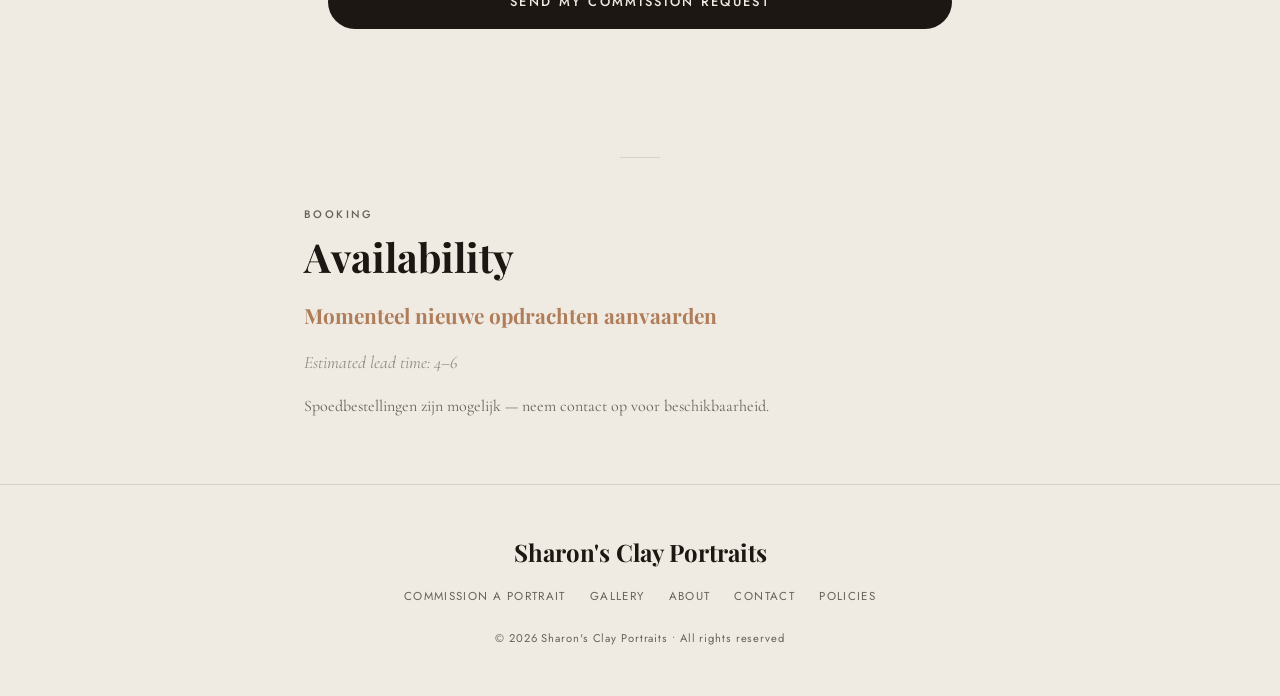
<file: commissions.html>
<!DOCTYPE html>
<html lang="en">
<head>
<meta charset="UTF-8"/>
<meta name="viewport" content="width=device-width,initial-scale=1.0"/>
<title>Commission a Portrait — Sharon's Clay Portraits</title>
<link rel="manifest" href="manifest.json"/>
<link rel="icon" href="icon-192.png" type="image/png"/>
<link rel="apple-touch-icon" href="apple-touch-icon.png"/>
<link rel="preconnect" href="https://fonts.googleapis.com"/>
<link rel="preconnect" href="https://fonts.gstatic.com" crossorigin/>
<link rel="stylesheet" href="https://fonts.googleapis.com/css2?family=Playfair+Display:ital,wght@0,700;0,900;1,400;1,700&family=Cormorant+Garamond:ital,wght@0,300;0,400;1,300;1,400&family=Jost:wght@300;400;500&display=swap" media="print" onload="this.media='all';"/>
<noscript><link rel="stylesheet" href="https://fonts.googleapis.com/css2?family=Playfair+Display:ital,wght@0,700;0,900;1,400;1,700&family=Cormorant+Garamond:ital,wght@0,300;0,400;1,300;1,400&family=Jost:wght@300;400;500&display=swap"/></noscript>
<link rel="stylesheet" href="style.css"/>
</head>
<body>
<nav class="nav-overlay" id="navOverlay">
  <a href="#" class="nav-install-link" onclick="installApp();return false;">Add to Home Screen</a>
  <a href="index.html">Home</a>
  <a href="gallery.html">Gallery</a>
  <a href="commissions.html">Commission a Portrait</a>
  <a href="about.html">About the Artist</a>
  <a href="testimonials.html">Testimonials</a>
  <a href="contact.html">Contact</a>
  <a href="policies.html">Policies</a>
  <a href="care.html">Care Instructions</a>
  <a href="gift-certificates.html">Gift Certificates</a>
  <span class="nav-close-hint">Press ESC or tap anywhere to close</span>
</nav>
<header id="siteHeader">
  <a class="site-name" href="index.html">Sharon's Clay Portraits</a>
  <button class="hamburger" id="hamburger" aria-label="Menu"><span></span><span></span><span></span></button>
</header>
<style>.pill-lbl{display:inline-block;cursor:pointer;font-family:"Jost",sans-serif;font-size:0.72rem;font-weight:500;letter-spacing:0.1em;text-transform:uppercase;color:var(--ink-soft);border:1.5px solid var(--border);border-radius:100px;padding:0.45rem 1rem;background:#fff;transition:border-color 0.2s,background 0.2s,color 0.2s;}.faq-item-top{border-top:1px solid var(--border);}</style>
<div style="padding:8rem 2rem 4rem;display:flex;flex-direction:column;align-items:center;text-align:center;border-bottom:1px solid var(--border);"><p class="page-eyebrow">Handcrafted · From your photograph</p><h1 style="font-family:'Playfair Display',serif;font-size:clamp(2.5rem,9vw,4.5rem);font-weight:900;line-height:1.0;color:var(--ink);margin-bottom:1.25rem;">Portret<br><em style="font-style:italic;color:var(--clay);">bestellen</em></h1><p style="font-family:'Cormorant Garamond',serif;font-style:italic;font-size:1.15rem;color:var(--ink-soft);max-width:460px;margin:0 auto 2.5rem;line-height:1.8;">Stuur mij een foto. Ik stuur u iets terug dat u de rest van uw leven zult bewaren.</p><div style="width:min(200px,56vw);aspect-ratio:3/4;border-radius:50% 50% 0 0/40% 40% 0 0;overflow:hidden;background:var(--arch-bg);box-shadow:0 4px 32px rgba(0,0,0,0.12);"><img src="images/portrait1.png" alt="Commission" style="width:100%;height:100%;object-fit:cover;"/></div></div>
<nav style="position:sticky;top:64px;z-index:50;background:rgba(240,235,226,0.95);backdrop-filter:blur(8px);border-bottom:1px solid var(--border);display:flex;justify-content:center;overflow-x:auto;"><style>.ptab{font-family:"Jost",sans-serif;font-size:0.68rem;font-weight:500;letter-spacing:0.14em;text-transform:uppercase;color:var(--muted);text-decoration:none;padding:0.9rem 1.25rem;white-space:nowrap;border-bottom:2px solid transparent;transition:color 0.2s,border-color 0.2s;}.ptab:hover,.ptab.active{color:var(--clay);border-bottom-color:var(--clay);}</style><a href="#process" class="ptab active">The Process</a><a href="#pricing" class="ptab">Pricing</a><a href="#faq" class="ptab">FAQ</a><a href="#order" class="ptab">Order</a></nav>
<div id="process" style="padding-top:2rem;"><div style="max-width:720px;margin:0 auto;padding:0 1.5rem 3rem;" class="reveal"><p class="section-label">How it works</p><h2 class="section-title">From photo<br>portrait</h2></div><div style="max-width:720px;margin:0 auto;padding:0 1.5rem;"><div style="display:flex;gap:1.5rem;padding:2rem 0;border-bottom:1px solid var(--border);align-items:flex-start;" class="reveal"><div style="font-family:'Playfair Display',serif;font-size:3rem;font-weight:900;line-height:1;color:var(--clay);opacity:0.25;flex-shrink:0;width:3rem;text-align:right;">1</div><div><h3 style="font-family:'Playfair Display',serif;font-size:1.3rem;font-weight:700;color:var(--ink);margin-bottom:0.4rem;">Stuur uw foto</h3><p style="font-family:'Cormorant Garamond',serif;font-size:1.05rem;color:var(--ink-soft);font-style:italic;line-height:1.7;">Stuur mij een heldere foto van uw onderwerp. Een goed verlichte foto van voren werkt het beste.</p></div></div><div style="display:flex;gap:1.5rem;padding:2rem 0;border-bottom:1px solid var(--border);align-items:flex-start;" class="reveal"><div style="font-family:'Playfair Display',serif;font-size:3rem;font-weight:900;line-height:1;color:var(--clay);opacity:0.25;flex-shrink:0;width:3rem;text-align:right;">2</div><div><h3 style="font-family:'Playfair Display',serif;font-size:1.3rem;font-weight:700;color:var(--ink);margin-bottom:0.4rem;">Bespreking &amp; contract</h3><p style="font-family:'Cormorant Garamond',serif;font-size:1.05rem;color:var(--ink-soft);font-style:italic;line-height:1.7;">We bespreken de details — formaat, stijl en leverdatum. U ontvangt een contract en betaalt de aanbetaling om te beginnen.</p></div></div><div style="display:flex;gap:1.5rem;padding:2rem 0;border-bottom:1px solid var(--border);align-items:flex-start;" class="reveal"><div style="font-family:'Playfair Display',serif;font-size:3rem;font-weight:900;line-height:1;color:var(--clay);opacity:0.25;flex-shrink:0;width:3rem;text-align:right;">3</div><div><h3 style="font-family:'Playfair Display',serif;font-size:1.3rem;font-weight:700;color:var(--ink);margin-bottom:0.4rem;">Ik ga aan het werk</h3><p style="font-family:'Cormorant Garamond',serif;font-size:1.05rem;color:var(--ink-soft);font-style:italic;line-height:1.7;">Uw portret wordt volledig met de hand geboetseerd uit hoogwaardig polymeerklei. U ontvangt een vooruitgangsupdate halverwege.</p></div></div><div style="display:flex;gap:1.5rem;padding:2rem 0;border-bottom:1px solid var(--border);align-items:flex-start;" class="reveal"><div style="font-family:'Playfair Display',serif;font-size:3rem;font-weight:900;line-height:1;color:var(--clay);opacity:0.25;flex-shrink:0;width:3rem;text-align:right;">4</div><div><h3 style="font-family:'Playfair Display',serif;font-size:1.3rem;font-weight:700;color:var(--ink);margin-bottom:0.4rem;">Goedkeuring &amp; verzending</h3><p style="font-family:'Cormorant Garamond',serif;font-size:1.05rem;color:var(--ink-soft);font-style:italic;line-height:1.7;">U keurt het eindresultaat goed voordat ik verzend. Uw portret wordt zorgvuldig verpakt en wereldwijd verzonden.</p></div></div></div></div>
<div style="width:40px;height:1px;background:var(--border);margin:3rem auto;" class="reveal"></div>
<div id="pricing" style="padding-top:1rem;"><div style="max-width:720px;margin:0 auto;padding:0 1.5rem 2rem;" class="reveal"><p class="section-label">Investment</p><h2 class="section-title">Pricing</h2><p style="font-family:'Cormorant Garamond',serif;font-size:1.1rem;color:var(--ink-soft);font-style:italic;line-height:1.8;">All prices include packaging and worldwide shipping. A  50% deposit is required to begin.</p></div><div id="pg" style="display:grid;grid-template-columns:1fr;gap:1.25rem;max-width:720px;margin:0 auto;padding:0 1.5rem 5rem;"><style>@media(min-width:580px){#pg{grid-template-columns:repeat(2,1fr);}}@media(min-width:900px){#pg{grid-template-columns:repeat(3,1fr);}}</style><div class="price-card reveal"><div style="font-family:'Playfair Display',serif;font-size:1.1rem;font-weight:700;color:var(--ink);margin-bottom:0.25rem;">Eén persoon</div><div style="font-family:'Cormorant Garamond',serif;font-style:italic;font-size:0.9rem;color:var(--muted);margin-bottom:1.25rem;line-height:1.5;">Eén figuur, één onderwerp</div><div class="price-amount">€150</div><div style="font-family:'Jost',sans-serif;font-size:0.68rem;letter-spacing:0.1em;color:var(--muted);text-transform:uppercase;margin-bottom:1.5rem;">Meest besteld</div><ul style="list-style:none;text-align:left;display:flex;flex-direction:column;gap:0.5rem;margin-bottom:1.75rem;"><li style="font-family:'Cormorant Garamond',serif;font-size:0.95rem;color:var(--ink-soft);display:flex;align-items:flex-start;gap:0.5rem;line-height:1.4;"><span style="color:var(--clay);font-weight:700;">—</span>Eén figuur volledig met de hand geboetseerd</li><li style="font-family:'Cormorant Garamond',serif;font-size:0.95rem;color:var(--ink-soft);display:flex;align-items:flex-start;gap:0.5rem;line-height:1.4;"><span style="color:var(--clay);font-weight:700;">—</span>Gebaseerd op één foto naar keuze</li><li style="font-family:'Cormorant Garamond',serif;font-size:0.95rem;color:var(--ink-soft);display:flex;align-items:flex-start;gap:0.5rem;line-height:1.4;"><span style="color:var(--clay);font-weight:700;">—</span>Geleverd op een decoratief bord klaar om op te hangen</li><li style="font-family:'Cormorant Garamond',serif;font-size:0.95rem;color:var(--ink-soft);display:flex;align-items:flex-start;gap:0.5rem;line-height:1.4;"><span style="color:var(--clay);font-weight:700;">—</span>Verpakking en wereldwijde verzending inbegrepen</li></ul><a href="#order" class="btn-outline" style="display:block;text-align:center;">Commission This</a></div><div class="price-card reveal featured"><div style="position:absolute;top:-1px;left:50%;transform:translateX(-50%);background:var(--clay);color:#fff;font-family:'Jost',sans-serif;font-size:0.62rem;font-weight:500;letter-spacing:0.15em;text-transform:uppercase;padding:0.3rem 1rem;border-radius:0 0 8px 8px;">Most Requested</div><div style="font-family:'Playfair Display',serif;font-size:1.1rem;font-weight:700;color:var(--ink);margin-bottom:0.25rem;">Twee personen</div><div style="font-family:'Cormorant Garamond',serif;font-style:italic;font-size:0.9rem;color:var(--muted);margin-bottom:1.25rem;line-height:1.5;">Koppel of twee figuren</div><div class="price-amount">€225</div><div style="font-family:'Jost',sans-serif;font-size:0.68rem;letter-spacing:0.1em;color:var(--muted);text-transform:uppercase;margin-bottom:1.5rem;">Populair cadeau</div><ul style="list-style:none;text-align:left;display:flex;flex-direction:column;gap:0.5rem;margin-bottom:1.75rem;"><li style="font-family:'Cormorant Garamond',serif;font-size:0.95rem;color:var(--ink-soft);display:flex;align-items:flex-start;gap:0.5rem;line-height:1.4;"><span style="color:var(--clay);font-weight:700;">—</span>Twee figuren volledig met de hand geboetseerd</li><li style="font-family:'Cormorant Garamond',serif;font-size:0.95rem;color:var(--ink-soft);display:flex;align-items:flex-start;gap:0.5rem;line-height:1.4;"><span style="color:var(--clay);font-weight:700;">—</span>Gebaseerd op uw foto's</li><li style="font-family:'Cormorant Garamond',serif;font-size:0.95rem;color:var(--ink-soft);display:flex;align-items:flex-start;gap:0.5rem;line-height:1.4;"><span style="color:var(--clay);font-weight:700;">—</span>Geleverd op een decoratief bord klaar om op te hangen</li><li style="font-family:'Cormorant Garamond',serif;font-size:0.95rem;color:var(--ink-soft);display:flex;align-items:flex-start;gap:0.5rem;line-height:1.4;"><span style="color:var(--clay);font-weight:700;">—</span>Verpakking en wereldwijde verzending inbegrepen</li></ul><a href="#order" class="btn-outline" style="display:block;text-align:center;">Commission This</a></div><div class="price-card reveal"><div style="font-family:'Playfair Display',serif;font-size:1.1rem;font-weight:700;color:var(--ink);margin-bottom:0.25rem;">Familie</div><div style="font-family:'Cormorant Garamond',serif;font-style:italic;font-size:0.9rem;color:var(--muted);margin-bottom:1.25rem;line-height:1.5;">Drie tot vijf personen</div><div class="price-amount">€295</div><ul style="list-style:none;text-align:left;display:flex;flex-direction:column;gap:0.5rem;margin-bottom:1.75rem;"><li style="font-family:'Cormorant Garamond',serif;font-size:0.95rem;color:var(--ink-soft);display:flex;align-items:flex-start;gap:0.5rem;line-height:1.4;"><span style="color:var(--clay);font-weight:700;">—</span>Drie tot vijf figuren volledig met de hand geboetseerd</li><li style="font-family:'Cormorant Garamond',serif;font-size:0.95rem;color:var(--ink-soft);display:flex;align-items:flex-start;gap:0.5rem;line-height:1.4;"><span style="color:var(--clay);font-weight:700;">—</span>Gebaseerd op uw familiefoto</li><li style="font-family:'Cormorant Garamond',serif;font-size:0.95rem;color:var(--ink-soft);display:flex;align-items:flex-start;gap:0.5rem;line-height:1.4;"><span style="color:var(--clay);font-weight:700;">—</span>Geleverd op een decoratief bord klaar om op te hangen</li><li style="font-family:'Cormorant Garamond',serif;font-size:0.95rem;color:var(--ink-soft);display:flex;align-items:flex-start;gap:0.5rem;line-height:1.4;"><span style="color:var(--clay);font-weight:700;">—</span>Verpakking en wereldwijde verzending inbegrepen</li></ul><a href="#order" class="btn-outline" style="display:block;text-align:center;">Commission This</a></div></div></div>
<div style="width:40px;height:1px;background:var(--border);margin:1rem auto 3rem;" class="reveal"></div>
<div id="faq"><div style="max-width:720px;margin:0 auto;padding:0 1.5rem 2rem;" class="reveal"><p class="section-label">Common questions</p><h2 class="section-title">FAQ</h2></div><div style="max-width:720px;margin:0 auto;padding:0 1.5rem;"><div class="faq-item-top"><div style="border-bottom:1px solid var(--border);"><button style="width:100%;background:none;border:none;cursor:pointer;display:flex;align-items:center;justify-content:space-between;padding:1.25rem 0;text-align:left;gap:1rem;" onclick="toggleFAQ(0)"><span style="font-family:'Playfair Display',serif;font-size:1.05rem;font-weight:700;color:var(--ink);line-height:1.3;">Welke foto moet ik opsturen?</span><div id="fqi0" style="flex-shrink:0;width:20px;height:20px;display:flex;align-items:center;justify-content:center;color:var(--clay);transition:transform 0.3s;"><svg width="16" height="16" fill="none" stroke="currentColor" stroke-width="2" viewBox="0 0 24 24"><line x1="12" y1="5" x2="12" y2="19"/><line x1="5" y1="12" x2="19" y2="12"/></svg></div></button><div id="fqa0" style="max-height:0;overflow:hidden;transition:max-height 0.4s;"><p style="font-family:'Cormorant Garamond',serif;font-style:italic;font-size:1.05rem;color:var(--ink-soft);line-height:1.75;padding-bottom:1.25rem;">Een heldere foto van voren, bij voorkeur bij goed daglicht. Hoe duidelijker de foto, hoe meer details ik kan opnemen. Ik werk met één hoofdfoto maar u mag ook aanvullende foto's meeSturen.</p></div></div><div style="border-bottom:1px solid var(--border);"><button style="width:100%;background:none;border:none;cursor:pointer;display:flex;align-items:center;justify-content:space-between;padding:1.25rem 0;text-align:left;gap:1rem;" onclick="toggleFAQ(1)"><span style="font-family:'Playfair Display',serif;font-size:1.05rem;font-weight:700;color:var(--ink);line-height:1.3;">Hoe lang duurt het?</span><div id="fqi1" style="flex-shrink:0;width:20px;height:20px;display:flex;align-items:center;justify-content:center;color:var(--clay);transition:transform 0.3s;"><svg width="16" height="16" fill="none" stroke="currentColor" stroke-width="2" viewBox="0 0 24 24"><line x1="12" y1="5" x2="12" y2="19"/><line x1="5" y1="12" x2="19" y2="12"/></svg></div></button><div id="fqa1" style="max-height:0;overflow:hidden;transition:max-height 0.4s;"><p style="font-family:'Cormorant Garamond',serif;font-style:italic;font-size:1.05rem;color:var(--ink-soft);line-height:1.75;padding-bottom:1.25rem;">De gemiddelde levertijd is 4 tot 6 weken na ontvangst van de aanbetaling en de goedgekeurde foto. Spoedbestellingen zijn mogelijk — neem contact op voor beschikbaarheid.</p></div></div><div style="border-bottom:1px solid var(--border);"><button style="width:100%;background:none;border:none;cursor:pointer;display:flex;align-items:center;justify-content:space-between;padding:1.25rem 0;text-align:left;gap:1rem;" onclick="toggleFAQ(2)"><span style="font-family:'Playfair Display',serif;font-size:1.05rem;font-weight:700;color:var(--ink);line-height:1.3;">Kan ik een huisdier laten maken?</span><div id="fqi2" style="flex-shrink:0;width:20px;height:20px;display:flex;align-items:center;justify-content:center;color:var(--clay);transition:transform 0.3s;"><svg width="16" height="16" fill="none" stroke="currentColor" stroke-width="2" viewBox="0 0 24 24"><line x1="12" y1="5" x2="12" y2="19"/><line x1="5" y1="12" x2="19" y2="12"/></svg></div></button><div id="fqa2" style="max-height:0;overflow:hidden;transition:max-height 0.4s;"><p style="font-family:'Cormorant Garamond',serif;font-style:italic;font-size:1.05rem;color:var(--ink-soft);line-height:1.75;padding-bottom:1.25rem;">Ja, huisdierfiguren zijn mogelijk als toevoeging aan een familieportret. Neem contact op om de mogelijkheden te bespreken.</p></div></div><div style="border-bottom:1px solid var(--border);"><button style="width:100%;background:none;border:none;cursor:pointer;display:flex;align-items:center;justify-content:space-between;padding:1.25rem 0;text-align:left;gap:1rem;" onclick="toggleFAQ(3)"><span style="font-family:'Playfair Display',serif;font-size:1.05rem;font-weight:700;color:var(--ink);line-height:1.3;">Wat als ik niet tevreden ben?</span><div id="fqi3" style="flex-shrink:0;width:20px;height:20px;display:flex;align-items:center;justify-content:center;color:var(--clay);transition:transform 0.3s;"><svg width="16" height="16" fill="none" stroke="currentColor" stroke-width="2" viewBox="0 0 24 24"><line x1="12" y1="5" x2="12" y2="19"/><line x1="5" y1="12" x2="19" y2="12"/></svg></div></button><div id="fqa3" style="max-height:0;overflow:hidden;transition:max-height 0.4s;"><p style="font-family:'Cormorant Garamond',serif;font-style:italic;font-size:1.05rem;color:var(--ink-soft);line-height:1.75;padding-bottom:1.25rem;">Uw tevredenheid is mijn prioriteit. Ik stuur een foto ter goedkeuring voordat ik verzend. Kleine aanpassingen zijn kosteloos. Als het portret beschadigd aankomt door verzending, werk ik samen met u aan een oplossing.</p></div></div><div style="border-bottom:1px solid var(--border);"><button style="width:100%;background:none;border:none;cursor:pointer;display:flex;align-items:center;justify-content:space-between;padding:1.25rem 0;text-align:left;gap:1rem;" onclick="toggleFAQ(4)"><span style="font-family:'Playfair Display',serif;font-size:1.05rem;font-weight:700;color:var(--ink);line-height:1.3;">Lever je wereldwijd?</span><div id="fqi4" style="flex-shrink:0;width:20px;height:20px;display:flex;align-items:center;justify-content:center;color:var(--clay);transition:transform 0.3s;"><svg width="16" height="16" fill="none" stroke="currentColor" stroke-width="2" viewBox="0 0 24 24"><line x1="12" y1="5" x2="12" y2="19"/><line x1="5" y1="12" x2="19" y2="12"/></svg></div></button><div id="fqa4" style="max-height:0;overflow:hidden;transition:max-height 0.4s;"><p style="font-family:'Cormorant Garamond',serif;font-style:italic;font-size:1.05rem;color:var(--ink-soft);line-height:1.75;padding-bottom:1.25rem;">Ja, ik verzend naar alle landen. Verzendkosten zijn inbegrepen in de prijs. De levertijd na verzending varieert per land.</p></div></div></div></div></div>
<div style="width:40px;height:1px;background:var(--border);margin:3rem auto;" class="reveal"></div>
<div id="order"><div style="max-width:720px;margin:0 auto;padding:0 1.5rem 2rem;" class="reveal"><p class="section-label">Ordering</p><h2 class="section-title">Request a Commission</h2>
<p style="font-family:'Cormorant Garamond',serif;font-size:1.1rem;color:var(--ink-soft);font-style:italic;line-height:1.8;margin-bottom:2rem;">Fill in the details below and I will be in touch within two business days to confirm availability and send a contract.</p>
<div style="max-width:720px;margin:0 auto;padding:0 1.5rem 6rem;"><div id="commission-form-success" style="display:none;background:var(--stone,#f0ece5);color:var(--ink);border:1px solid var(--border);border-radius:8px;padding:1rem 1.25rem;font-family:'Jost',sans-serif;font-size:0.9rem;margin-bottom:1.5rem;text-align:center;" class="reveal">Thanks — your commission request has been sent.</div><div id="commission-form-error" style="display:none;color:#b04a3a;font-family:'Jost',sans-serif;font-size:0.85rem;margin-bottom:1.5rem;text-align:center;"></div><form onsubmit="return handleFormspreeSubmit(event,this,'https://formspree.io/f/abcd1234','commission-form-success','commission-form-error')" class="reveal"><input type="hidden" name="_subject" value="New Commission Request"/><div style="display:flex;gap:1rem;margin-bottom:1.25rem;flex-wrap:wrap;"><div style="flex:1;min-width:200px;display:flex;flex-direction:column;gap:0.4rem;"><label style="font-family:'Jost',sans-serif;font-size:0.72rem;font-weight:500;letter-spacing:0.12em;text-transform:uppercase;color:var(--ink-soft);">Your Name</label><input type="text" name="name" required style="padding:0.7rem 0.9rem;border:1.5px solid var(--border);border-radius:8px;background:#fff;font-family:'Cormorant Garamond',serif;font-size:1rem;color:var(--ink);outline:none;width:100%;transition:border-color 0.2s;"/></div><div style="flex:1;min-width:200px;display:flex;flex-direction:column;gap:0.4rem;"><label style="font-family:'Jost',sans-serif;font-size:0.72rem;font-weight:500;letter-spacing:0.12em;text-transform:uppercase;color:var(--ink-soft);">Email</label><input type="email" name="email" required style="padding:0.7rem 0.9rem;border:1.5px solid var(--border);border-radius:8px;background:#fff;font-family:'Cormorant Garamond',serif;font-size:1rem;color:var(--ink);outline:none;width:100%;transition:border-color 0.2s;"/></div></div><div style="display:flex;gap:1rem;margin-bottom:1.25rem;flex-wrap:wrap;"><div style="flex:1;min-width:200px;display:flex;flex-direction:column;gap:0.4rem;"><label style="font-family:'Jost',sans-serif;font-size:0.72rem;font-weight:500;letter-spacing:0.12em;text-transform:uppercase;color:var(--ink-soft);">Country</label><input type="text" name="country" required style="padding:0.7rem 0.9rem;border:1.5px solid var(--border);border-radius:8px;background:#fff;font-family:'Cormorant Garamond',serif;font-size:1rem;color:var(--ink);outline:none;width:100%;transition:border-color 0.2s;"/></div><div style="flex:1;min-width:200px;display:flex;flex-direction:column;gap:0.4rem;"><label style="font-family:'Jost',sans-serif;font-size:0.72rem;font-weight:500;letter-spacing:0.12em;text-transform:uppercase;color:var(--ink-soft);">Phone <span style="font-weight:300;text-transform:none;letter-spacing:0;color:var(--muted);">(optional)</span></label><input type="tel" name="phone" style="padding:0.7rem 0.9rem;border:1.5px solid var(--border);border-radius:8px;background:#fff;font-family:'Cormorant Garamond',serif;font-size:1rem;color:var(--ink);outline:none;width:100%;transition:border-color 0.2s;"/></div></div><div style="margin-bottom:1.25rem;display:flex;flex-direction:column;gap:0.4rem;"><label style="font-family:'Jost',sans-serif;font-size:0.72rem;font-weight:500;letter-spacing:0.12em;text-transform:uppercase;color:var(--ink-soft);">Portrait Size</label><div style="display:flex;flex-wrap:wrap;gap:0.6rem;"><div><input type="radio" name="size" id="sz0" value="Eén persoon (€150)" checked style="position:absolute;opacity:0;"/><label for="sz0" class="pill-lbl">Eén persoon — €150</label></div><div><input type="radio" name="size" id="sz1" value="Twee personen (€225)" checked style="position:absolute;opacity:0;"/><label for="sz1" class="pill-lbl">Twee personen — €225</label></div><div><input type="radio" name="size" id="sz2" value="Familie (€295)" style="position:absolute;opacity:0;"/><label for="sz2" class="pill-lbl">Familie — €295</label></div></div></div><div style="margin-bottom:1.25rem;display:flex;flex-direction:column;gap:0.4rem;"><label style="font-family:'Jost',sans-serif;font-size:0.72rem;font-weight:500;letter-spacing:0.12em;text-transform:uppercase;color:var(--ink-soft);">Subject</label><div style="display:flex;flex-wrap:wrap;gap:0.6rem;"><div><input type="radio" name="subject" id="sb1" value="Person" checked style="position:absolute;opacity:0;"/><label for="sb1" class="pill-lbl">Person</label></div><div><input type="radio" name="subject" id="sb2" value="Pet" style="position:absolute;opacity:0;"/><label for="sb2" class="pill-lbl">Pet</label></div><div><input type="radio" name="subject" id="sb3" value="Couple" style="position:absolute;opacity:0;"/><label for="sb3" class="pill-lbl">Couple / Two subjects</label></div></div></div><div style="margin-bottom:1.25rem;display:flex;flex-direction:column;gap:0.4rem;"><label style="font-family:'Jost',sans-serif;font-size:0.72rem;font-weight:500;letter-spacing:0.12em;text-transform:uppercase;color:var(--ink-soft);">Tell me about your portrait</label><textarea name="details" placeholder="e.g. This is a 60th birthday gift for my mother..." style="padding:0.7rem 0.9rem;border:1.5px solid var(--border);border-radius:8px;background:#fff;font-family:'Cormorant Garamond',serif;font-size:1rem;color:var(--ink);outline:none;width:100%;transition:border-color 0.2s;min-height:130px;resize:vertical;"></textarea></div><div style="margin-bottom:1.25rem;display:flex;flex-direction:column;gap:0.4rem;"><label style="font-family:'Jost',sans-serif;font-size:0.72rem;font-weight:500;letter-spacing:0.12em;text-transform:uppercase;color:var(--ink-soft);">Ideal Delivery Date <span style="font-weight:300;text-transform:none;letter-spacing:0;color:var(--muted);">(optional)</span></label><input type="text" name="deadline" placeholder="e.g. Before December 20th" style="padding:0.7rem 0.9rem;border:1.5px solid var(--border);border-radius:8px;background:#fff;font-family:'Cormorant Garamond',serif;font-size:1rem;color:var(--ink);outline:none;width:100%;transition:border-color 0.2s;"/></div><div style="background:var(--parchment-mid);border:1px solid var(--border);border-radius:10px;padding:1.1rem 1.25rem;margin-bottom:1.25rem;font-family:'Cormorant Garamond',serif;font-style:italic;font-size:0.95rem;color:var(--ink-soft);line-height:1.6;"><strong style="font-style:normal;color:var(--ink);">Deposit:</strong> A 50% deposit is required to begin. I will send a payment link along with your contract.</div>
<div style="background:var(--parchment-mid);border:1px solid var(--border);border-radius:10px;padding:1.25rem;margin-bottom:1.25rem;"><div style="display:flex;gap:0.75rem;align-items:flex-start;"><input type="checkbox" id="ct" name="consent_terms" value="yes" required style="width:18px;height:18px;flex-shrink:0;margin-top:2px;accent-color:var(--clay);cursor:pointer;"/><label for="ct" style="font-family:'Cormorant Garamond',serif;font-size:0.95rem;text-transform:none;letter-spacing:0;font-weight:400;color:var(--ink-soft);cursor:pointer;line-height:1.5;">I have read and agree to the <a href="policies.html" style="color:var(--clay);">commission terms and policies</a>, including the deposit and cancellation policy.</label></div></div>
<button type="submit" style="width:100%;font-family:'Jost',sans-serif;font-size:0.8rem;font-weight:500;letter-spacing:0.18em;text-transform:uppercase;color:var(--parchment);background:var(--ink);border:none;border-radius:100px;padding:1.1rem 2rem;cursor:pointer;transition:background 0.25s;">Send My Commission Request</button></form></div></div>
<div style="max-width:720px;margin:0 auto;padding:0 1.5rem 4rem;"><div style="width:40px;height:1px;background:var(--border);margin:0 auto 3rem;" class="reveal"></div><div class="reveal"><p class="section-label">Booking</p><h2 class="section-title">Availability</h2><p style="font-family:'Playfair Display',serif;font-size:1.3rem;font-weight:700;color:var(--clay);margin-bottom:1rem;">Momenteel nieuwe opdrachten aanvaarden</p><p style="font-family:'Cormorant Garamond',serif;font-size:1.1rem;font-style:italic;color:var(--ink-soft);margin-bottom:1rem;">Estimated lead time: 4–6</p><p style="font-family:'Cormorant Garamond',serif;font-size:1rem;color:var(--muted);line-height:1.7;">Spoedbestellingen zijn mogelijk — neem contact op voor beschikbaarheid.</p></div></div><footer class="reveal">
  <div class="footer-name">Sharon's Clay Portraits</div>
  <div class="footer-links" style="display:flex;justify-content:center;gap:1.5rem;margin-bottom:1.5rem;flex-wrap:wrap;">
    <a href="commissions.html">Commission a Portrait</a>
    <a href="gallery.html">Gallery</a>
    <a href="about.html">About</a>
    <a href="contact.html">Contact</a>
    <a href="policies.html">Policies</a>
  </div>
  <p style="font-family:'Jost',sans-serif;font-size:0.7rem;color:var(--muted);letter-spacing:0.08em;">&copy; 2026 Sharon's Clay Portraits&nbsp;&bull;&nbsp;All rights reserved</p>
</footer>
<script>
function toggleFAQ(i){var a=document.getElementById("fqa"+i),ic=document.getElementById("fqi"+i);var open=a.style.maxHeight&&a.style.maxHeight!=="0px";document.querySelectorAll("[id^=fqa]").forEach(function(x){x.style.maxHeight="0px";});document.querySelectorAll("[id^=fqi]").forEach(function(x){x.style.transform="rotate(0deg)";});if(!open){a.style.maxHeight="1200px";ic.style.transform="rotate(45deg)";}}
document.querySelectorAll("input[type=radio]").forEach(function(r){
  r.addEventListener("change",function(){var nm=this.name;document.querySelectorAll("input[name="+nm+"]").forEach(function(rb){var l=document.querySelector("label[for="+rb.id+"]");if(l){l.style.borderColor=rb.checked?"var(--clay)":"var(--border)";l.style.background=rb.checked?"var(--clay-pale)":"#fff";l.style.color=rb.checked?"var(--clay)":"var(--ink-soft)";}});});
  if(this.checked){var l=document.querySelector("label[for="+this.id+"]");if(l){l.style.borderColor="var(--clay)";l.style.background="var(--clay-pale)";l.style.color="var(--clay)";}}
});
var _secs=["process","pricing","faq","order"],_ptabs=document.querySelectorAll(".ptab");
window.addEventListener("scroll",function(){var cur="process";_secs.forEach(function(id){var el=document.getElementById(id);if(el&&window.scrollY>=el.offsetTop-120)cur=id;});_ptabs.forEach(function(t){t.classList.toggle("active",t.getAttribute("href")==="#"+cur);});},{passive:true});
async function handleWorkerFormSubmit(evt,formEl,endpoint,action){
  evt.preventDefault();
  var prefix=action.replace("submit_","");
  var successEl=document.getElementById(prefix+"-form-success");var errorEl=document.getElementById(prefix+"-form-error");
  if(successEl)successEl.style.display="none";if(errorEl)errorEl.style.display="none";
  if(!endpoint){if(errorEl){errorEl.textContent="This form is not yet configured. Please contact us directly.";errorEl.style.display="block";}return false;}
  var btn=formEl.querySelector('button[type="submit"]');var origText=btn?btn.textContent:"";
  if(btn){btn.disabled=true;btn.textContent="Sending\u2026";}
  try{
    var fd=new FormData(formEl);
    var photoFile=fd.get("photo");
    var payload={action:action,fields:{}};
    fd.forEach(function(value,key){if(key!=="photo"&&typeof value==="string")payload.fields[key]=value;});
    if(photoFile&&photoFile.size>0){
      var b64=await new Promise(function(res,rej){var r=new FileReader();r.onload=function(){res(r.result.split(",")[1]);};r.onerror=rej;r.readAsDataURL(photoFile);});
      payload.photo=b64;payload.photoType=photoFile.type;
    }
    var res=await fetch(endpoint,{method:"POST",headers:{"Content-Type":"application/json"},body:JSON.stringify(payload)});
    if(res.ok){
      formEl.reset();
      if(successEl){successEl.style.display="block";successEl.scrollIntoView({behavior:"smooth",block:"center"});}
    }else{
      var msg=await res.text().catch(function(){return"Something went wrong. Please try again.";});
      if(errorEl){errorEl.textContent=msg||"Something went wrong. Please try again.";errorEl.style.display="block";errorEl.scrollIntoView({behavior:"smooth",block:"center"});}
    }
  }catch(e){
    if(errorEl){errorEl.textContent="Something went wrong. Please try again.";errorEl.style.display="block";}
  }
  if(btn){btn.disabled=false;btn.textContent=origText;}
  return false;
}
async function handleFormspreeSubmit(evt,formEl,endpoint,successId,errorId){
  evt.preventDefault();
  var successEl=document.getElementById(successId);var errorEl=document.getElementById(errorId);
  if(successEl)successEl.style.display="none";if(errorEl)errorEl.style.display="none";
  if(!endpoint||endpoint.slice(-3)==="/f/"){if(errorEl){errorEl.textContent="This form is not yet configured. Please contact us directly.";errorEl.style.display="block";}return false;}
  var btn=formEl.querySelector('button[type="submit"]');var origText=btn?btn.textContent:"";
  if(btn){btn.disabled=true;btn.textContent="Sending\u2026";}
  try{
    var res=await fetch(endpoint,{method:"POST",body:new FormData(formEl),headers:{"Accept":"application/json"}});
    var data=await res.json().catch(function(){return{};});
    if(res.ok){
      formEl.reset();
      if(successEl){successEl.style.display="block";successEl.scrollIntoView({behavior:"smooth",block:"center"});}
    }else{
      var msg=(data&&data.errors&&data.errors.length)?data.errors.map(function(e){return e.message;}).join(", "):"Something went wrong. Please try again.";
      if(errorEl){errorEl.textContent=msg;errorEl.style.display="block";errorEl.scrollIntoView({behavior:"smooth",block:"center"});}
    }
  }catch(e){
    if(errorEl){errorEl.textContent="Something went wrong. Please try again.";errorEl.style.display="block";}
  }
  if(btn){btn.disabled=false;btn.textContent=origText;}
  return false;
}
var _hbg=document.getElementById("hamburger"),_nov=document.getElementById("navOverlay");
var deferredInstallPrompt=null;
window.addEventListener("beforeinstallprompt",function(e){e.preventDefault();deferredInstallPrompt=e;});
function installApp(){
  var isIOS=/iphone|ipad|ipod/i.test(navigator.userAgent);
  if(isIOS){
    alert("To install: tap the Share icon, then \"Add to Home Screen\".");
    return;
  }
  if(deferredInstallPrompt){
    deferredInstallPrompt.prompt();
    deferredInstallPrompt.userChoice.then(function(){deferredInstallPrompt=null;});
  } else {
    alert("To install: open your browser menu and choose \"Install app\" or \"Add to Home Screen\".");
  }
}
_hbg.addEventListener("click",function(){var o=_nov.classList.toggle("open");_hbg.classList.toggle("open",o);document.body.style.overflow=o?"hidden":"";});
_nov.addEventListener("click",function(e){if(e.target===_nov||e.target.classList.contains("nav-close-hint")){_nov.classList.remove("open");_hbg.classList.remove("open");document.body.style.overflow="";}});
document.addEventListener("keydown",function(e){if(e.key==="Escape"){_nov.classList.remove("open");_hbg.classList.remove("open");document.body.style.overflow="";}});
window.addEventListener("scroll",function(){document.getElementById("siteHeader").classList.toggle("scrolled",window.scrollY>60);},{passive:true});
(function(){
function doTranslate(lang){
  var lm2=document.getElementById("langMenu");if(lm2)lm2.style.display="none";
  var sel=document.querySelector(".goog-te-combo");
  if(sel){
    if(lang==="en"){sel.value="";sel.dispatchEvent(new Event("change"));}
    else{sel.value=lang;sel.dispatchEvent(new Event("change"));}
    return;
  }
  var _tries=0;
  var _t=setInterval(function(){
    var sel2=document.querySelector(".goog-te-combo");
    if(sel2){
      clearInterval(_t);
      if(lang==="en"){sel2.value="";sel2.dispatchEvent(new Event("change"));}
      else{sel2.value=lang;sel2.dispatchEvent(new Event("change"));}
    } else if(++_tries>15){
      clearInterval(_t);
      if(lang==="en"){
        document.cookie="googtrans=;path=/;expires=Thu,01 Jan 1970 00:00:00 GMT";
      } else {
        document.cookie="googtrans=/en/"+lang+";path=/";
      }
      location.reload();
    }
  },200);
}
})();
function _checkReveals(){document.querySelectorAll(".reveal:not(.visible)").forEach(function(r){var rect=r.getBoundingClientRect();if(rect.top<window.innerHeight-40)r.classList.add("visible");});};
_checkReveals();window.addEventListener("scroll",_checkReveals,{passive:true});
</script>
</body>
</html>
</file>
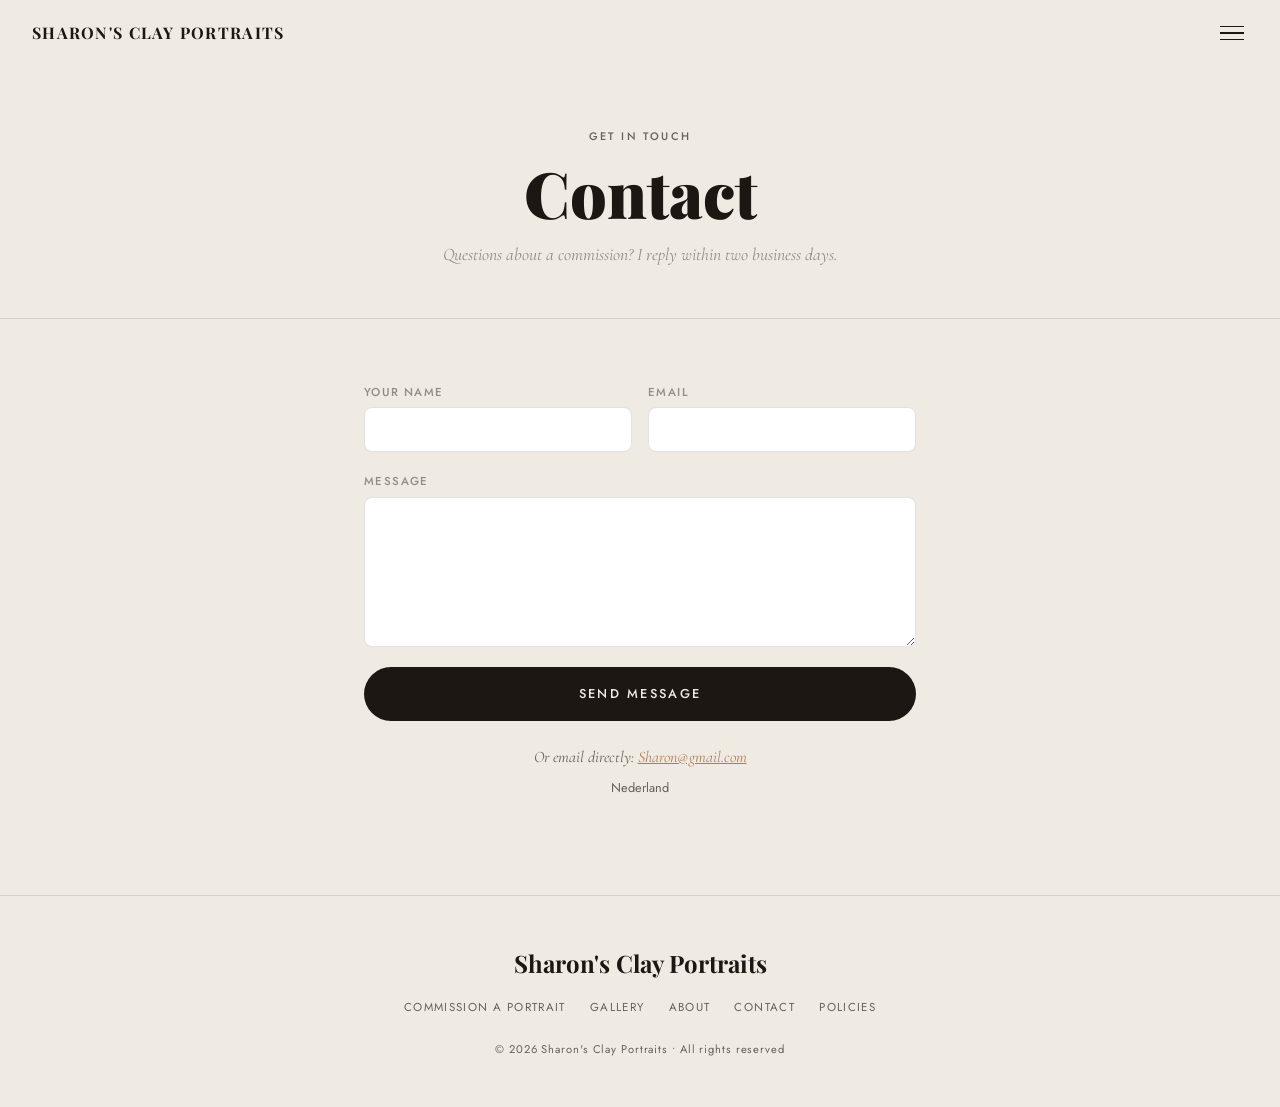
<file: contact.html>
<!DOCTYPE html>
<html lang="en">
<head>
<meta charset="UTF-8"/>
<meta name="viewport" content="width=device-width,initial-scale=1.0"/>
<title>Contact — Sharon's Clay Portraits</title>
<link rel="manifest" href="manifest.json"/>
<link rel="icon" href="icon-192.png" type="image/png"/>
<link rel="apple-touch-icon" href="apple-touch-icon.png"/>
<link rel="preconnect" href="https://fonts.googleapis.com"/>
<link rel="preconnect" href="https://fonts.gstatic.com" crossorigin/>
<link rel="stylesheet" href="https://fonts.googleapis.com/css2?family=Playfair+Display:ital,wght@0,700;0,900;1,400;1,700&family=Cormorant+Garamond:ital,wght@0,300;0,400;1,300;1,400&family=Jost:wght@300;400;500&display=swap" media="print" onload="this.media='all';"/>
<noscript><link rel="stylesheet" href="https://fonts.googleapis.com/css2?family=Playfair+Display:ital,wght@0,700;0,900;1,400;1,700&family=Cormorant+Garamond:ital,wght@0,300;0,400;1,300;1,400&family=Jost:wght@300;400;500&display=swap"/></noscript>
<link rel="stylesheet" href="style.css"/>
</head>
<body>
<nav class="nav-overlay" id="navOverlay">
  <a href="#" class="nav-install-link" onclick="installApp();return false;">Add to Home Screen</a>
  <a href="index.html">Home</a>
  <a href="gallery.html">Gallery</a>
  <a href="commissions.html">Commission a Portrait</a>
  <a href="about.html">About the Artist</a>
  <a href="testimonials.html">Testimonials</a>
  <a href="contact.html">Contact</a>
  <a href="policies.html">Policies</a>
  <a href="care.html">Care Instructions</a>
  <a href="gift-certificates.html">Gift Certificates</a>
  <span class="nav-close-hint">Press ESC or tap anywhere to close</span>
</nav>
<header id="siteHeader">
  <a class="site-name" href="index.html">Sharon's Clay Portraits</a>
  <button class="hamburger" id="hamburger" aria-label="Menu"><span></span><span></span><span></span></button>
</header>
<div class="page-header"><p class="page-eyebrow">Get in touch</p><h1 class="page-title">Contact</h1><p style="font-family:'Cormorant Garamond',serif;font-style:italic;font-size:1.1rem;color:var(--ink-soft);max-width:400px;margin:0 auto;">Questions about a commission? I reply within two business days.</p></div>
<div style="max-width:600px;margin:0 auto;padding:0 1.5rem 6rem;">
<div id="contact-form-success" style="display:none;background:var(--stone,#f0ece5);color:var(--ink);border:1px solid var(--border);border-radius:8px;padding:1rem 1.25rem;font-family:'Jost',sans-serif;font-size:0.9rem;margin-bottom:1.5rem;text-align:center;" class="reveal">Thanks — your message has been sent.</div>
<div id="contact-form-error" style="display:none;color:#b04a3a;font-family:'Jost',sans-serif;font-size:0.85rem;margin-bottom:1.5rem;text-align:center;"></div>
<form onsubmit="return handleFormspreeSubmit(event,this,'https://formspree.io/f/abcd1234','contact-form-success','contact-form-error')" class="reveal">
<input type="hidden" name="_subject" value="Contact Form — Sharon's Clay Portraits"/>
<div style="display:flex;gap:1rem;margin-bottom:1.25rem;flex-wrap:wrap;"><div style="flex:1;min-width:200px;display:flex;flex-direction:column;gap:0.4rem;"><label style="font-family:'Jost',sans-serif;font-size:0.72rem;font-weight:500;letter-spacing:0.12em;text-transform:uppercase;color:var(--ink-soft);">Your Name</label><input type="text" name="name" required style="padding:0.7rem 0.9rem;border:1.5px solid var(--border);border-radius:8px;background:#fff;font-family:'Cormorant Garamond',serif;font-size:1rem;color:var(--ink);outline:none;width:100%;transition:border-color 0.2s;"/></div><div style="flex:1;min-width:200px;display:flex;flex-direction:column;gap:0.4rem;"><label style="font-family:'Jost',sans-serif;font-size:0.72rem;font-weight:500;letter-spacing:0.12em;text-transform:uppercase;color:var(--ink-soft);">Email</label><input type="email" name="email" required style="padding:0.7rem 0.9rem;border:1.5px solid var(--border);border-radius:8px;background:#fff;font-family:'Cormorant Garamond',serif;font-size:1rem;color:var(--ink);outline:none;width:100%;transition:border-color 0.2s;"/></div></div>
<div style="margin-bottom:1.25rem;display:flex;flex-direction:column;gap:0.4rem;"><label style="font-family:'Jost',sans-serif;font-size:0.72rem;font-weight:500;letter-spacing:0.12em;text-transform:uppercase;color:var(--ink-soft);">Message</label><textarea name="message" required style="padding:0.7rem 0.9rem;border:1.5px solid var(--border);border-radius:8px;background:#fff;font-family:'Cormorant Garamond',serif;font-size:1rem;color:var(--ink);outline:none;width:100%;transition:border-color 0.2s;min-height:150px;resize:vertical;"></textarea></div>
<button type="submit" style="width:100%;font-family:'Jost',sans-serif;font-size:0.8rem;font-weight:500;letter-spacing:0.18em;text-transform:uppercase;color:var(--parchment);background:var(--ink);border:none;border-radius:100px;padding:1.1rem 2rem;cursor:pointer;transition:background 0.25s;">Send Message</button>
</form>
<p style="text-align:center;font-family:'Cormorant Garamond',serif;font-style:italic;font-size:1rem;color:var(--muted);margin-top:1.5rem;" class="reveal">Or email directly: <a href="mailto:Sharon@gmail.com" style="color:var(--clay);">Sharon@gmail.com</a></p>
<p style="text-align:center;font-family:'Jost',sans-serif;font-size:0.8rem;color:var(--muted);margin-top:0.5rem;" class="reveal">Nederland</p>
</div>
<footer class="reveal">
  <div class="footer-name">Sharon's Clay Portraits</div>
  <div class="footer-links" style="display:flex;justify-content:center;gap:1.5rem;margin-bottom:1.5rem;flex-wrap:wrap;">
    <a href="commissions.html">Commission a Portrait</a>
    <a href="gallery.html">Gallery</a>
    <a href="about.html">About</a>
    <a href="contact.html">Contact</a>
    <a href="policies.html">Policies</a>
  </div>
  <p style="font-family:'Jost',sans-serif;font-size:0.7rem;color:var(--muted);letter-spacing:0.08em;">&copy; 2026 Sharon's Clay Portraits&nbsp;&bull;&nbsp;All rights reserved</p>
</footer>
<script>
async function handleWorkerFormSubmit(evt,formEl,endpoint,action){
  evt.preventDefault();
  var prefix=action.replace("submit_","");
  var successEl=document.getElementById(prefix+"-form-success");var errorEl=document.getElementById(prefix+"-form-error");
  if(successEl)successEl.style.display="none";if(errorEl)errorEl.style.display="none";
  if(!endpoint){if(errorEl){errorEl.textContent="This form is not yet configured. Please contact us directly.";errorEl.style.display="block";}return false;}
  var btn=formEl.querySelector('button[type="submit"]');var origText=btn?btn.textContent:"";
  if(btn){btn.disabled=true;btn.textContent="Sending\u2026";}
  try{
    var fd=new FormData(formEl);
    var photoFile=fd.get("photo");
    var payload={action:action,fields:{}};
    fd.forEach(function(value,key){if(key!=="photo"&&typeof value==="string")payload.fields[key]=value;});
    if(photoFile&&photoFile.size>0){
      var b64=await new Promise(function(res,rej){var r=new FileReader();r.onload=function(){res(r.result.split(",")[1]);};r.onerror=rej;r.readAsDataURL(photoFile);});
      payload.photo=b64;payload.photoType=photoFile.type;
    }
    var res=await fetch(endpoint,{method:"POST",headers:{"Content-Type":"application/json"},body:JSON.stringify(payload)});
    if(res.ok){
      formEl.reset();
      if(successEl){successEl.style.display="block";successEl.scrollIntoView({behavior:"smooth",block:"center"});}
    }else{
      var msg=await res.text().catch(function(){return"Something went wrong. Please try again.";});
      if(errorEl){errorEl.textContent=msg||"Something went wrong. Please try again.";errorEl.style.display="block";errorEl.scrollIntoView({behavior:"smooth",block:"center"});}
    }
  }catch(e){
    if(errorEl){errorEl.textContent="Something went wrong. Please try again.";errorEl.style.display="block";}
  }
  if(btn){btn.disabled=false;btn.textContent=origText;}
  return false;
}
async function handleFormspreeSubmit(evt,formEl,endpoint,successId,errorId){
  evt.preventDefault();
  var successEl=document.getElementById(successId);var errorEl=document.getElementById(errorId);
  if(successEl)successEl.style.display="none";if(errorEl)errorEl.style.display="none";
  if(!endpoint||endpoint.slice(-3)==="/f/"){if(errorEl){errorEl.textContent="This form is not yet configured. Please contact us directly.";errorEl.style.display="block";}return false;}
  var btn=formEl.querySelector('button[type="submit"]');var origText=btn?btn.textContent:"";
  if(btn){btn.disabled=true;btn.textContent="Sending\u2026";}
  try{
    var res=await fetch(endpoint,{method:"POST",body:new FormData(formEl),headers:{"Accept":"application/json"}});
    var data=await res.json().catch(function(){return{};});
    if(res.ok){
      formEl.reset();
      if(successEl){successEl.style.display="block";successEl.scrollIntoView({behavior:"smooth",block:"center"});}
    }else{
      var msg=(data&&data.errors&&data.errors.length)?data.errors.map(function(e){return e.message;}).join(", "):"Something went wrong. Please try again.";
      if(errorEl){errorEl.textContent=msg;errorEl.style.display="block";errorEl.scrollIntoView({behavior:"smooth",block:"center"});}
    }
  }catch(e){
    if(errorEl){errorEl.textContent="Something went wrong. Please try again.";errorEl.style.display="block";}
  }
  if(btn){btn.disabled=false;btn.textContent=origText;}
  return false;
}
var _hbg=document.getElementById("hamburger"),_nov=document.getElementById("navOverlay");
var deferredInstallPrompt=null;
window.addEventListener("beforeinstallprompt",function(e){e.preventDefault();deferredInstallPrompt=e;});
function installApp(){
  var isIOS=/iphone|ipad|ipod/i.test(navigator.userAgent);
  if(isIOS){
    alert("To install: tap the Share icon, then \"Add to Home Screen\".");
    return;
  }
  if(deferredInstallPrompt){
    deferredInstallPrompt.prompt();
    deferredInstallPrompt.userChoice.then(function(){deferredInstallPrompt=null;});
  } else {
    alert("To install: open your browser menu and choose \"Install app\" or \"Add to Home Screen\".");
  }
}
_hbg.addEventListener("click",function(){var o=_nov.classList.toggle("open");_hbg.classList.toggle("open",o);document.body.style.overflow=o?"hidden":"";});
_nov.addEventListener("click",function(e){if(e.target===_nov||e.target.classList.contains("nav-close-hint")){_nov.classList.remove("open");_hbg.classList.remove("open");document.body.style.overflow="";}});
document.addEventListener("keydown",function(e){if(e.key==="Escape"){_nov.classList.remove("open");_hbg.classList.remove("open");document.body.style.overflow="";}});
window.addEventListener("scroll",function(){document.getElementById("siteHeader").classList.toggle("scrolled",window.scrollY>60);},{passive:true});
(function(){
function doTranslate(lang){
  var lm2=document.getElementById("langMenu");if(lm2)lm2.style.display="none";
  var sel=document.querySelector(".goog-te-combo");
  if(sel){
    if(lang==="en"){sel.value="";sel.dispatchEvent(new Event("change"));}
    else{sel.value=lang;sel.dispatchEvent(new Event("change"));}
    return;
  }
  var _tries=0;
  var _t=setInterval(function(){
    var sel2=document.querySelector(".goog-te-combo");
    if(sel2){
      clearInterval(_t);
      if(lang==="en"){sel2.value="";sel2.dispatchEvent(new Event("change"));}
      else{sel2.value=lang;sel2.dispatchEvent(new Event("change"));}
    } else if(++_tries>15){
      clearInterval(_t);
      if(lang==="en"){
        document.cookie="googtrans=;path=/;expires=Thu,01 Jan 1970 00:00:00 GMT";
      } else {
        document.cookie="googtrans=/en/"+lang+";path=/";
      }
      location.reload();
    }
  },200);
}
})();
function _checkReveals(){document.querySelectorAll(".reveal:not(.visible)").forEach(function(r){var rect=r.getBoundingClientRect();if(rect.top<window.innerHeight-40)r.classList.add("visible");});};
_checkReveals();window.addEventListener("scroll",_checkReveals,{passive:true});
</script>
</body>
</html>
</file>
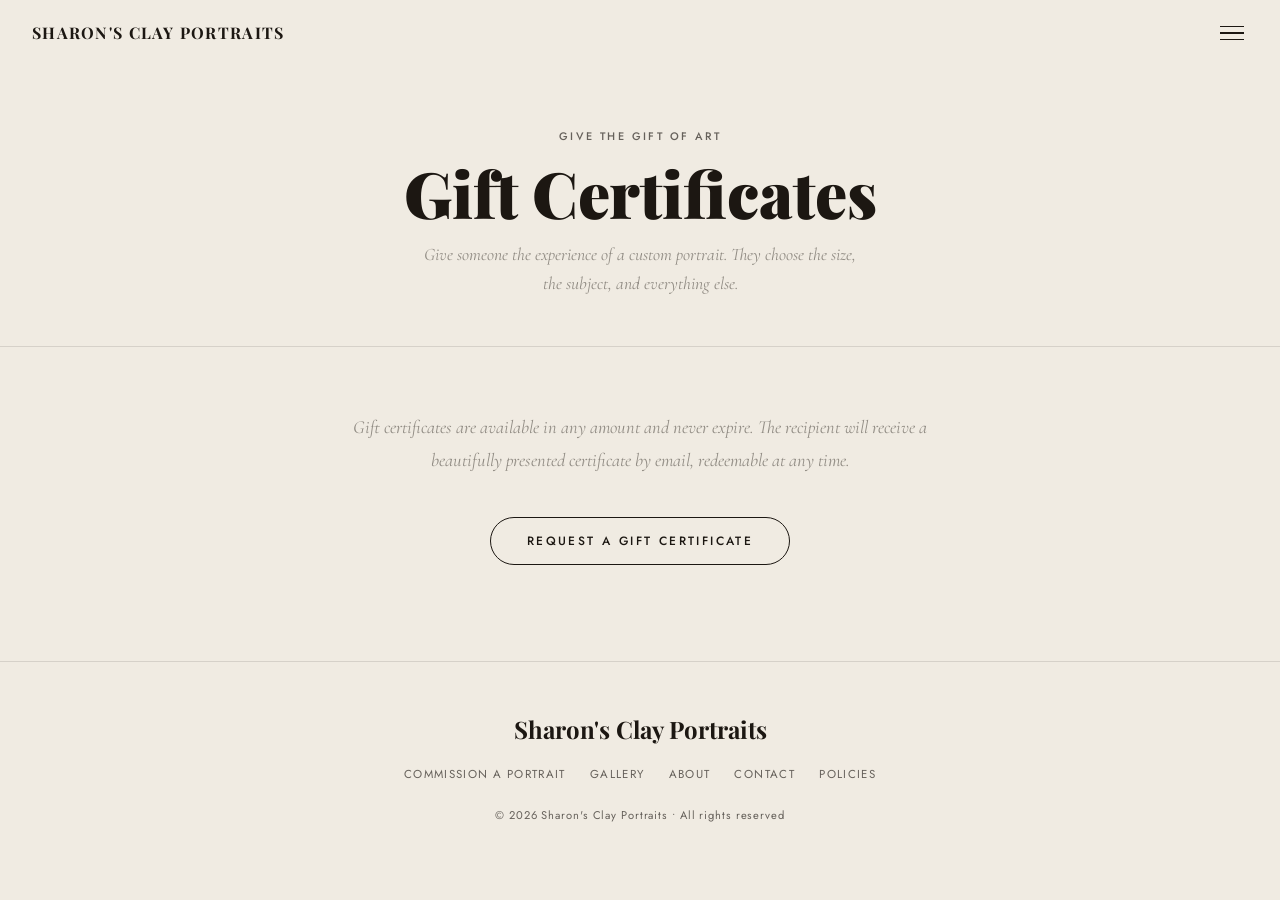
<file: gift-certificates.html>
<!DOCTYPE html>
<html lang="en">
<head>
<meta charset="UTF-8"/>
<meta name="viewport" content="width=device-width,initial-scale=1.0"/>
<title>Gift Certificates — Sharon's Clay Portraits</title>
<link rel="manifest" href="manifest.json"/>
<link rel="icon" href="icon-192.png" type="image/png"/>
<link rel="apple-touch-icon" href="apple-touch-icon.png"/>
<link rel="preconnect" href="https://fonts.googleapis.com"/>
<link rel="preconnect" href="https://fonts.gstatic.com" crossorigin/>
<link rel="stylesheet" href="https://fonts.googleapis.com/css2?family=Playfair+Display:ital,wght@0,700;0,900;1,400;1,700&family=Cormorant+Garamond:ital,wght@0,300;0,400;1,300;1,400&family=Jost:wght@300;400;500&display=swap" media="print" onload="this.media='all';"/>
<noscript><link rel="stylesheet" href="https://fonts.googleapis.com/css2?family=Playfair+Display:ital,wght@0,700;0,900;1,400;1,700&family=Cormorant+Garamond:ital,wght@0,300;0,400;1,300;1,400&family=Jost:wght@300;400;500&display=swap"/></noscript>
<link rel="stylesheet" href="style.css"/>
</head>
<body>
<nav class="nav-overlay" id="navOverlay">
  <a href="#" class="nav-install-link" onclick="installApp();return false;">Add to Home Screen</a>
  <a href="index.html">Home</a>
  <a href="gallery.html">Gallery</a>
  <a href="commissions.html">Commission a Portrait</a>
  <a href="about.html">About the Artist</a>
  <a href="testimonials.html">Testimonials</a>
  <a href="contact.html">Contact</a>
  <a href="policies.html">Policies</a>
  <a href="care.html">Care Instructions</a>
  <a href="gift-certificates.html">Gift Certificates</a>
  <span class="nav-close-hint">Press ESC or tap anywhere to close</span>
</nav>
<header id="siteHeader">
  <a class="site-name" href="index.html">Sharon's Clay Portraits</a>
  <button class="hamburger" id="hamburger" aria-label="Menu"><span></span><span></span><span></span></button>
</header>
<div class="page-header"><p class="page-eyebrow">Give the gift of art</p><h1 class="page-title">Gift Certificates</em></h1><p style="font-family:'Cormorant Garamond',serif;font-style:italic;font-size:1.1rem;color:var(--ink-soft);max-width:440px;margin:0 auto;">Give someone the experience of a custom portrait. They choose the size, the subject, and everything else.</p></div>
<div style="max-width:680px;margin:0 auto;padding:0 1.5rem 6rem;text-align:center;">
<div class="reveal"><p style="font-family:'Cormorant Garamond',serif;font-size:1.15rem;color:var(--ink-soft);font-style:italic;line-height:1.8;margin-bottom:2.5rem;">Gift certificates are available in any amount and never expire. The recipient will receive a beautifully presented certificate by email, redeemable at any time.</p>
<a href="contact.html" class="btn-outline">Request a Gift Certificate</a></div></div>
<footer class="reveal">
  <div class="footer-name">Sharon's Clay Portraits</div>
  <div class="footer-links" style="display:flex;justify-content:center;gap:1.5rem;margin-bottom:1.5rem;flex-wrap:wrap;">
    <a href="commissions.html">Commission a Portrait</a>
    <a href="gallery.html">Gallery</a>
    <a href="about.html">About</a>
    <a href="contact.html">Contact</a>
    <a href="policies.html">Policies</a>
  </div>
  <p style="font-family:'Jost',sans-serif;font-size:0.7rem;color:var(--muted);letter-spacing:0.08em;">&copy; 2026 Sharon's Clay Portraits&nbsp;&bull;&nbsp;All rights reserved</p>
</footer>
<script>
async function handleWorkerFormSubmit(evt,formEl,endpoint,action){
  evt.preventDefault();
  var prefix=action.replace("submit_","");
  var successEl=document.getElementById(prefix+"-form-success");var errorEl=document.getElementById(prefix+"-form-error");
  if(successEl)successEl.style.display="none";if(errorEl)errorEl.style.display="none";
  if(!endpoint){if(errorEl){errorEl.textContent="This form is not yet configured. Please contact us directly.";errorEl.style.display="block";}return false;}
  var btn=formEl.querySelector('button[type="submit"]');var origText=btn?btn.textContent:"";
  if(btn){btn.disabled=true;btn.textContent="Sending\u2026";}
  try{
    var fd=new FormData(formEl);
    var photoFile=fd.get("photo");
    var payload={action:action,fields:{}};
    fd.forEach(function(value,key){if(key!=="photo"&&typeof value==="string")payload.fields[key]=value;});
    if(photoFile&&photoFile.size>0){
      var b64=await new Promise(function(res,rej){var r=new FileReader();r.onload=function(){res(r.result.split(",")[1]);};r.onerror=rej;r.readAsDataURL(photoFile);});
      payload.photo=b64;payload.photoType=photoFile.type;
    }
    var res=await fetch(endpoint,{method:"POST",headers:{"Content-Type":"application/json"},body:JSON.stringify(payload)});
    if(res.ok){
      formEl.reset();
      if(successEl){successEl.style.display="block";successEl.scrollIntoView({behavior:"smooth",block:"center"});}
    }else{
      var msg=await res.text().catch(function(){return"Something went wrong. Please try again.";});
      if(errorEl){errorEl.textContent=msg||"Something went wrong. Please try again.";errorEl.style.display="block";errorEl.scrollIntoView({behavior:"smooth",block:"center"});}
    }
  }catch(e){
    if(errorEl){errorEl.textContent="Something went wrong. Please try again.";errorEl.style.display="block";}
  }
  if(btn){btn.disabled=false;btn.textContent=origText;}
  return false;
}
async function handleFormspreeSubmit(evt,formEl,endpoint,successId,errorId){
  evt.preventDefault();
  var successEl=document.getElementById(successId);var errorEl=document.getElementById(errorId);
  if(successEl)successEl.style.display="none";if(errorEl)errorEl.style.display="none";
  if(!endpoint||endpoint.slice(-3)==="/f/"){if(errorEl){errorEl.textContent="This form is not yet configured. Please contact us directly.";errorEl.style.display="block";}return false;}
  var btn=formEl.querySelector('button[type="submit"]');var origText=btn?btn.textContent:"";
  if(btn){btn.disabled=true;btn.textContent="Sending\u2026";}
  try{
    var res=await fetch(endpoint,{method:"POST",body:new FormData(formEl),headers:{"Accept":"application/json"}});
    var data=await res.json().catch(function(){return{};});
    if(res.ok){
      formEl.reset();
      if(successEl){successEl.style.display="block";successEl.scrollIntoView({behavior:"smooth",block:"center"});}
    }else{
      var msg=(data&&data.errors&&data.errors.length)?data.errors.map(function(e){return e.message;}).join(", "):"Something went wrong. Please try again.";
      if(errorEl){errorEl.textContent=msg;errorEl.style.display="block";errorEl.scrollIntoView({behavior:"smooth",block:"center"});}
    }
  }catch(e){
    if(errorEl){errorEl.textContent="Something went wrong. Please try again.";errorEl.style.display="block";}
  }
  if(btn){btn.disabled=false;btn.textContent=origText;}
  return false;
}
var _hbg=document.getElementById("hamburger"),_nov=document.getElementById("navOverlay");
var deferredInstallPrompt=null;
window.addEventListener("beforeinstallprompt",function(e){e.preventDefault();deferredInstallPrompt=e;});
function installApp(){
  var isIOS=/iphone|ipad|ipod/i.test(navigator.userAgent);
  if(isIOS){
    alert("To install: tap the Share icon, then \"Add to Home Screen\".");
    return;
  }
  if(deferredInstallPrompt){
    deferredInstallPrompt.prompt();
    deferredInstallPrompt.userChoice.then(function(){deferredInstallPrompt=null;});
  } else {
    alert("To install: open your browser menu and choose \"Install app\" or \"Add to Home Screen\".");
  }
}
_hbg.addEventListener("click",function(){var o=_nov.classList.toggle("open");_hbg.classList.toggle("open",o);document.body.style.overflow=o?"hidden":"";});
_nov.addEventListener("click",function(e){if(e.target===_nov||e.target.classList.contains("nav-close-hint")){_nov.classList.remove("open");_hbg.classList.remove("open");document.body.style.overflow="";}});
document.addEventListener("keydown",function(e){if(e.key==="Escape"){_nov.classList.remove("open");_hbg.classList.remove("open");document.body.style.overflow="";}});
window.addEventListener("scroll",function(){document.getElementById("siteHeader").classList.toggle("scrolled",window.scrollY>60);},{passive:true});
(function(){
function doTranslate(lang){
  var lm2=document.getElementById("langMenu");if(lm2)lm2.style.display="none";
  var sel=document.querySelector(".goog-te-combo");
  if(sel){
    if(lang==="en"){sel.value="";sel.dispatchEvent(new Event("change"));}
    else{sel.value=lang;sel.dispatchEvent(new Event("change"));}
    return;
  }
  var _tries=0;
  var _t=setInterval(function(){
    var sel2=document.querySelector(".goog-te-combo");
    if(sel2){
      clearInterval(_t);
      if(lang==="en"){sel2.value="";sel2.dispatchEvent(new Event("change"));}
      else{sel2.value=lang;sel2.dispatchEvent(new Event("change"));}
    } else if(++_tries>15){
      clearInterval(_t);
      if(lang==="en"){
        document.cookie="googtrans=;path=/;expires=Thu,01 Jan 1970 00:00:00 GMT";
      } else {
        document.cookie="googtrans=/en/"+lang+";path=/";
      }
      location.reload();
    }
  },200);
}
})();
function _checkReveals(){document.querySelectorAll(".reveal:not(.visible)").forEach(function(r){var rect=r.getBoundingClientRect();if(rect.top<window.innerHeight-40)r.classList.add("visible");});};
_checkReveals();window.addEventListener("scroll",_checkReveals,{passive:true});
</script>
</body>
</html>
</file>
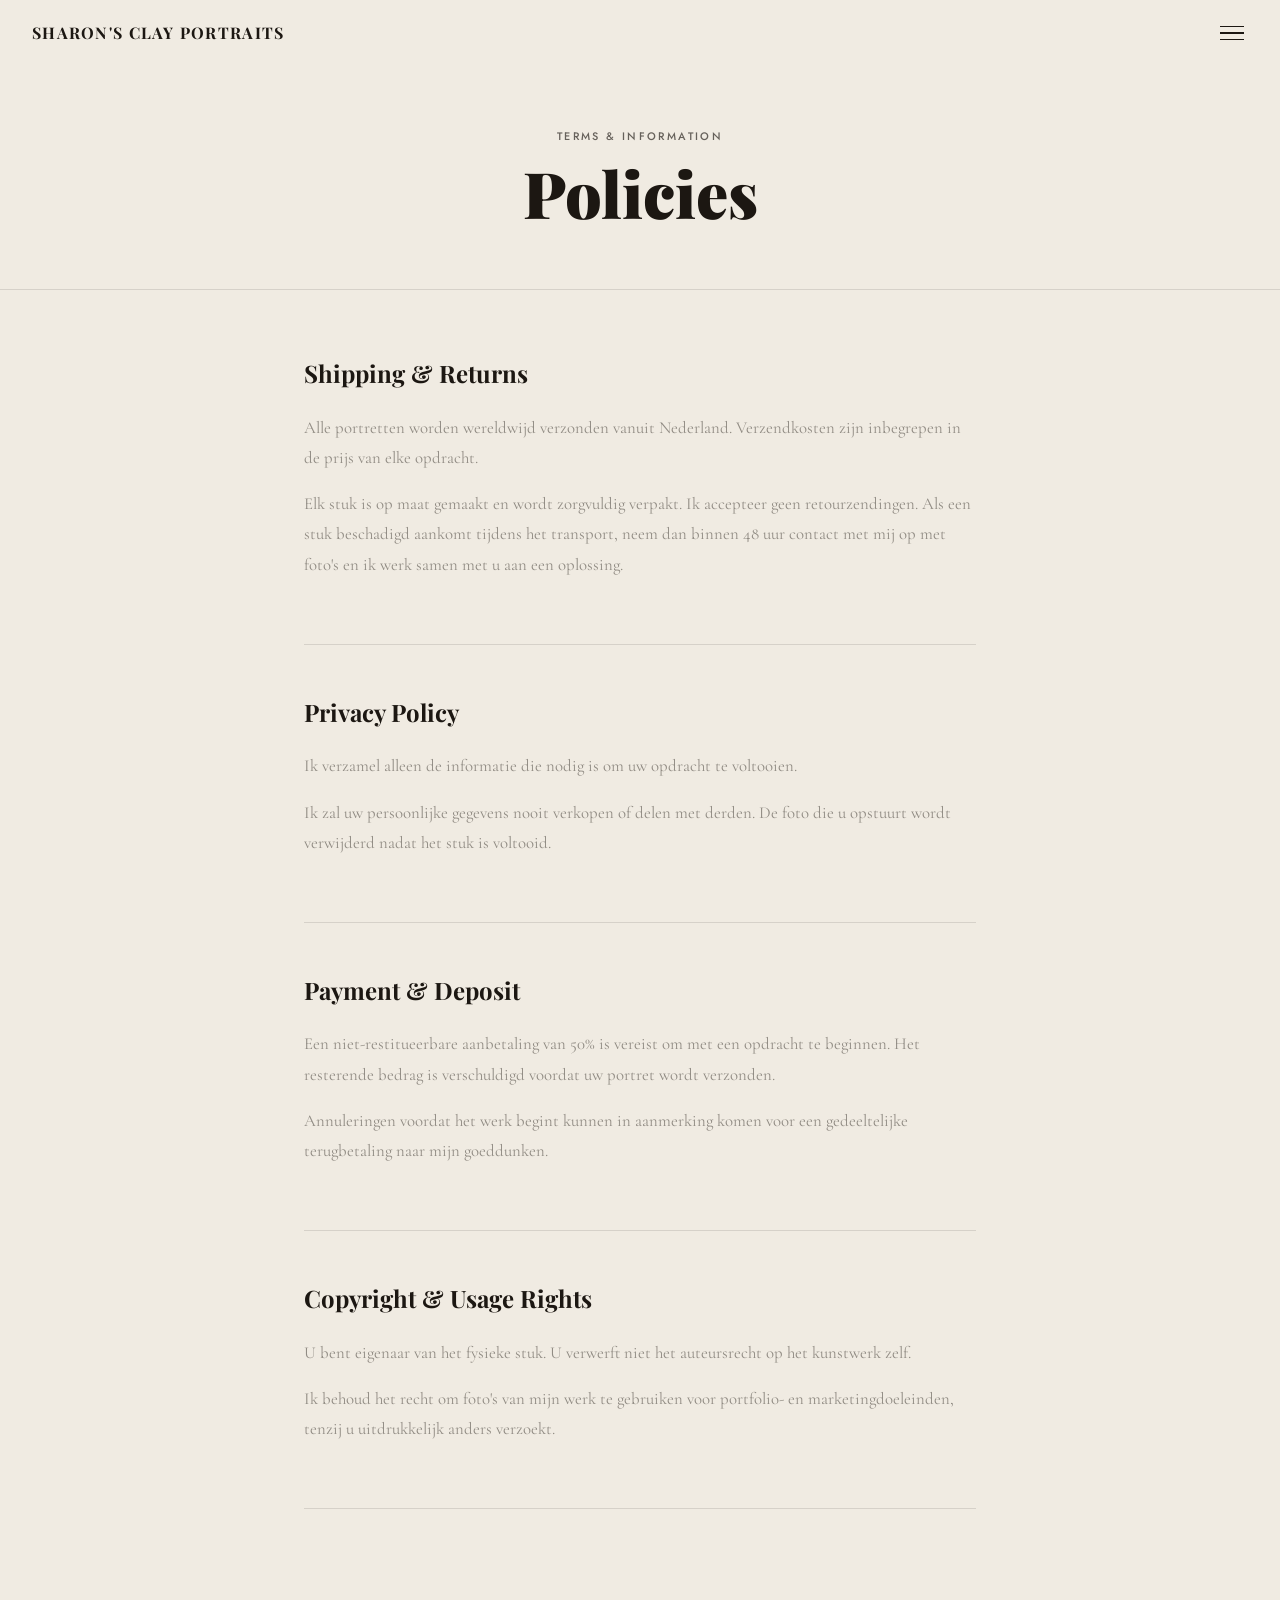
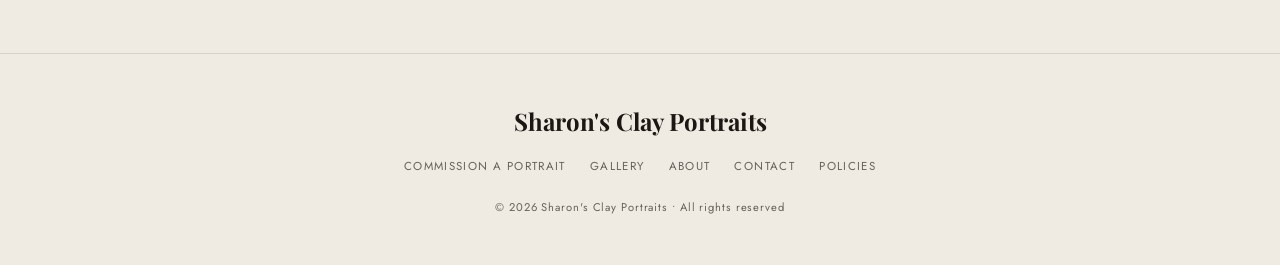
<file: policies.html>
<!DOCTYPE html>
<html lang="en">
<head>
<meta charset="UTF-8"/>
<meta name="viewport" content="width=device-width,initial-scale=1.0"/>
<title>Policies — Sharon's Clay Portraits</title>
<link rel="manifest" href="manifest.json"/>
<link rel="icon" href="icon-192.png" type="image/png"/>
<link rel="apple-touch-icon" href="apple-touch-icon.png"/>
<link rel="preconnect" href="https://fonts.googleapis.com"/>
<link rel="preconnect" href="https://fonts.gstatic.com" crossorigin/>
<link rel="stylesheet" href="https://fonts.googleapis.com/css2?family=Playfair+Display:ital,wght@0,700;0,900;1,400;1,700&family=Cormorant+Garamond:ital,wght@0,300;0,400;1,300;1,400&family=Jost:wght@300;400;500&display=swap" media="print" onload="this.media='all';"/>
<noscript><link rel="stylesheet" href="https://fonts.googleapis.com/css2?family=Playfair+Display:ital,wght@0,700;0,900;1,400;1,700&family=Cormorant+Garamond:ital,wght@0,300;0,400;1,300;1,400&family=Jost:wght@300;400;500&display=swap"/></noscript>
<link rel="stylesheet" href="style.css"/>
</head>
<body>
<nav class="nav-overlay" id="navOverlay">
  <a href="#" class="nav-install-link" onclick="installApp();return false;">Add to Home Screen</a>
  <a href="index.html">Home</a>
  <a href="gallery.html">Gallery</a>
  <a href="commissions.html">Commission a Portrait</a>
  <a href="about.html">About the Artist</a>
  <a href="testimonials.html">Testimonials</a>
  <a href="contact.html">Contact</a>
  <a href="policies.html">Policies</a>
  <a href="care.html">Care Instructions</a>
  <a href="gift-certificates.html">Gift Certificates</a>
  <span class="nav-close-hint">Press ESC or tap anywhere to close</span>
</nav>
<header id="siteHeader">
  <a class="site-name" href="index.html">Sharon's Clay Portraits</a>
  <button class="hamburger" id="hamburger" aria-label="Menu"><span></span><span></span><span></span></button>
</header>
<div class="page-header"><p class="page-eyebrow">Terms & information</p><h1 class="page-title">Policies</h1></div>
<div style="max-width:720px;margin:0 auto;padding:0 1.5rem 6rem;">
<div style="margin-bottom:3rem;padding-bottom:3rem;border-bottom:1px solid var(--border);" class="reveal"><h2 style="font-family:'Playfair Display',serif;font-size:1.5rem;font-weight:700;color:var(--ink);margin-bottom:1.25rem;">Shipping &amp; Returns</h2>
<p style="font-family:'Cormorant Garamond',serif;font-size:1.05rem;color:var(--ink-soft);line-height:1.8;margin-bottom:1rem;">Alle portretten worden wereldwijd verzonden vanuit Nederland. Verzendkosten zijn inbegrepen in de prijs van elke opdracht.</p>
<p style="font-family:'Cormorant Garamond',serif;font-size:1.05rem;color:var(--ink-soft);line-height:1.8;margin-bottom:1rem;">Elk stuk is op maat gemaakt en wordt zorgvuldig verpakt. Ik accepteer geen retourzendingen. Als een stuk beschadigd aankomt tijdens het transport, neem dan binnen 48 uur contact met mij op met foto's en ik werk samen met u aan een oplossing.</p></div>
<div style="margin-bottom:3rem;padding-bottom:3rem;border-bottom:1px solid var(--border);" class="reveal"><h2 style="font-family:'Playfair Display',serif;font-size:1.5rem;font-weight:700;color:var(--ink);margin-bottom:1.25rem;">Privacy Policy</h2>
<p style="font-family:'Cormorant Garamond',serif;font-size:1.05rem;color:var(--ink-soft);line-height:1.8;margin-bottom:1rem;">Ik verzamel alleen de informatie die nodig is om uw opdracht te voltooien.</p>
<p style="font-family:'Cormorant Garamond',serif;font-size:1.05rem;color:var(--ink-soft);line-height:1.8;margin-bottom:1rem;">Ik zal uw persoonlijke gegevens nooit verkopen of delen met derden. De foto die u opstuurt wordt verwijderd nadat het stuk is voltooid.</p></div>
<div style="margin-bottom:3rem;padding-bottom:3rem;border-bottom:1px solid var(--border);" class="reveal"><h2 style="font-family:'Playfair Display',serif;font-size:1.5rem;font-weight:700;color:var(--ink);margin-bottom:1.25rem;">Payment &amp; Deposit</h2>
<p style="font-family:'Cormorant Garamond',serif;font-size:1.05rem;color:var(--ink-soft);line-height:1.8;margin-bottom:1rem;">Een niet-restitueerbare aanbetaling van 50% is vereist om met een opdracht te beginnen. Het resterende bedrag is verschuldigd voordat uw portret wordt verzonden.</p>
<p style="font-family:'Cormorant Garamond',serif;font-size:1.05rem;color:var(--ink-soft);line-height:1.8;margin-bottom:1rem;">Annuleringen voordat het werk begint kunnen in aanmerking komen voor een gedeeltelijke terugbetaling naar mijn goeddunken.</p></div>
<div style="margin-bottom:3rem;padding-bottom:3rem;border-bottom:1px solid var(--border);" class="reveal"><h2 style="font-family:'Playfair Display',serif;font-size:1.5rem;font-weight:700;color:var(--ink);margin-bottom:1.25rem;">Copyright &amp; Usage Rights</h2>
<p style="font-family:'Cormorant Garamond',serif;font-size:1.05rem;color:var(--ink-soft);line-height:1.8;margin-bottom:1rem;">U bent eigenaar van het fysieke stuk. U verwerft niet het auteursrecht op het kunstwerk zelf.</p>
<p style="font-family:'Cormorant Garamond',serif;font-size:1.05rem;color:var(--ink-soft);line-height:1.8;margin-bottom:1rem;">Ik behoud het recht om foto's van mijn werk te gebruiken voor portfolio- en marketingdoeleinden, tenzij u uitdrukkelijk anders verzoekt.</p></div>
</div>
<footer class="reveal">
  <div class="footer-name">Sharon's Clay Portraits</div>
  <div class="footer-links" style="display:flex;justify-content:center;gap:1.5rem;margin-bottom:1.5rem;flex-wrap:wrap;">
    <a href="commissions.html">Commission a Portrait</a>
    <a href="gallery.html">Gallery</a>
    <a href="about.html">About</a>
    <a href="contact.html">Contact</a>
    <a href="policies.html">Policies</a>
  </div>
  <p style="font-family:'Jost',sans-serif;font-size:0.7rem;color:var(--muted);letter-spacing:0.08em;">&copy; 2026 Sharon's Clay Portraits&nbsp;&bull;&nbsp;All rights reserved</p>
</footer>
<script>
async function handleWorkerFormSubmit(evt,formEl,endpoint,action){
  evt.preventDefault();
  var prefix=action.replace("submit_","");
  var successEl=document.getElementById(prefix+"-form-success");var errorEl=document.getElementById(prefix+"-form-error");
  if(successEl)successEl.style.display="none";if(errorEl)errorEl.style.display="none";
  if(!endpoint){if(errorEl){errorEl.textContent="This form is not yet configured. Please contact us directly.";errorEl.style.display="block";}return false;}
  var btn=formEl.querySelector('button[type="submit"]');var origText=btn?btn.textContent:"";
  if(btn){btn.disabled=true;btn.textContent="Sending\u2026";}
  try{
    var fd=new FormData(formEl);
    var photoFile=fd.get("photo");
    var payload={action:action,fields:{}};
    fd.forEach(function(value,key){if(key!=="photo"&&typeof value==="string")payload.fields[key]=value;});
    if(photoFile&&photoFile.size>0){
      var b64=await new Promise(function(res,rej){var r=new FileReader();r.onload=function(){res(r.result.split(",")[1]);};r.onerror=rej;r.readAsDataURL(photoFile);});
      payload.photo=b64;payload.photoType=photoFile.type;
    }
    var res=await fetch(endpoint,{method:"POST",headers:{"Content-Type":"application/json"},body:JSON.stringify(payload)});
    if(res.ok){
      formEl.reset();
      if(successEl){successEl.style.display="block";successEl.scrollIntoView({behavior:"smooth",block:"center"});}
    }else{
      var msg=await res.text().catch(function(){return"Something went wrong. Please try again.";});
      if(errorEl){errorEl.textContent=msg||"Something went wrong. Please try again.";errorEl.style.display="block";errorEl.scrollIntoView({behavior:"smooth",block:"center"});}
    }
  }catch(e){
    if(errorEl){errorEl.textContent="Something went wrong. Please try again.";errorEl.style.display="block";}
  }
  if(btn){btn.disabled=false;btn.textContent=origText;}
  return false;
}
async function handleFormspreeSubmit(evt,formEl,endpoint,successId,errorId){
  evt.preventDefault();
  var successEl=document.getElementById(successId);var errorEl=document.getElementById(errorId);
  if(successEl)successEl.style.display="none";if(errorEl)errorEl.style.display="none";
  if(!endpoint||endpoint.slice(-3)==="/f/"){if(errorEl){errorEl.textContent="This form is not yet configured. Please contact us directly.";errorEl.style.display="block";}return false;}
  var btn=formEl.querySelector('button[type="submit"]');var origText=btn?btn.textContent:"";
  if(btn){btn.disabled=true;btn.textContent="Sending\u2026";}
  try{
    var res=await fetch(endpoint,{method:"POST",body:new FormData(formEl),headers:{"Accept":"application/json"}});
    var data=await res.json().catch(function(){return{};});
    if(res.ok){
      formEl.reset();
      if(successEl){successEl.style.display="block";successEl.scrollIntoView({behavior:"smooth",block:"center"});}
    }else{
      var msg=(data&&data.errors&&data.errors.length)?data.errors.map(function(e){return e.message;}).join(", "):"Something went wrong. Please try again.";
      if(errorEl){errorEl.textContent=msg;errorEl.style.display="block";errorEl.scrollIntoView({behavior:"smooth",block:"center"});}
    }
  }catch(e){
    if(errorEl){errorEl.textContent="Something went wrong. Please try again.";errorEl.style.display="block";}
  }
  if(btn){btn.disabled=false;btn.textContent=origText;}
  return false;
}
var _hbg=document.getElementById("hamburger"),_nov=document.getElementById("navOverlay");
var deferredInstallPrompt=null;
window.addEventListener("beforeinstallprompt",function(e){e.preventDefault();deferredInstallPrompt=e;});
function installApp(){
  var isIOS=/iphone|ipad|ipod/i.test(navigator.userAgent);
  if(isIOS){
    alert("To install: tap the Share icon, then \"Add to Home Screen\".");
    return;
  }
  if(deferredInstallPrompt){
    deferredInstallPrompt.prompt();
    deferredInstallPrompt.userChoice.then(function(){deferredInstallPrompt=null;});
  } else {
    alert("To install: open your browser menu and choose \"Install app\" or \"Add to Home Screen\".");
  }
}
_hbg.addEventListener("click",function(){var o=_nov.classList.toggle("open");_hbg.classList.toggle("open",o);document.body.style.overflow=o?"hidden":"";});
_nov.addEventListener("click",function(e){if(e.target===_nov||e.target.classList.contains("nav-close-hint")){_nov.classList.remove("open");_hbg.classList.remove("open");document.body.style.overflow="";}});
document.addEventListener("keydown",function(e){if(e.key==="Escape"){_nov.classList.remove("open");_hbg.classList.remove("open");document.body.style.overflow="";}});
window.addEventListener("scroll",function(){document.getElementById("siteHeader").classList.toggle("scrolled",window.scrollY>60);},{passive:true});
(function(){
function doTranslate(lang){
  var lm2=document.getElementById("langMenu");if(lm2)lm2.style.display="none";
  var sel=document.querySelector(".goog-te-combo");
  if(sel){
    if(lang==="en"){sel.value="";sel.dispatchEvent(new Event("change"));}
    else{sel.value=lang;sel.dispatchEvent(new Event("change"));}
    return;
  }
  var _tries=0;
  var _t=setInterval(function(){
    var sel2=document.querySelector(".goog-te-combo");
    if(sel2){
      clearInterval(_t);
      if(lang==="en"){sel2.value="";sel2.dispatchEvent(new Event("change"));}
      else{sel2.value=lang;sel2.dispatchEvent(new Event("change"));}
    } else if(++_tries>15){
      clearInterval(_t);
      if(lang==="en"){
        document.cookie="googtrans=;path=/;expires=Thu,01 Jan 1970 00:00:00 GMT";
      } else {
        document.cookie="googtrans=/en/"+lang+";path=/";
      }
      location.reload();
    }
  },200);
}
})();
function _checkReveals(){document.querySelectorAll(".reveal:not(.visible)").forEach(function(r){var rect=r.getBoundingClientRect();if(rect.top<window.innerHeight-40)r.classList.add("visible");});};
_checkReveals();window.addEventListener("scroll",_checkReveals,{passive:true});
</script>
</body>
</html>
</file>
<file: style.css>
*,*::before,*::after{box-sizing:border-box;margin:0;padding:0;}
@font-face{font-family:"Playfair Display";font-display:swap;}
@font-face{font-family:"Cormorant Garamond";font-display:swap;}
@font-face{font-family:"Jost";font-display:swap;}
:root{--parchment:#f0ebe2;--parchment-dark:#29241e;--parchment-mid:#29241e;--ink:#1c1712;--ink-soft:#918c84;--clay:#b07d5a;--clay-light:#c8a48c;--clay-pale:#ba8e6e;--muted:#66615b;--border:rgba(28,23,18,0.12);--nav-bg:#2d4a3e;--arch-bg:#c4a882;--shadow:0 2px 20px rgba(0,0,0,0.08),0 1px 4px rgba(0,0,0,0.05);}
html{scroll-behavior:smooth;}body{background:var(--parchment);color:var(--ink);font-family:"Cormorant Garamond",Georgia,"Times New Roman",serif;font-size:18px;line-height:1.6;overflow-x:hidden;}
.demo-banner{position:relative;z-index:200;font-family:"Jost",sans-serif;}
header{position:fixed;top:0;left:0;right:0;z-index:100;display:flex;align-items:center;justify-content:space-between;padding:1.25rem 2rem;transition:background 0.4s,backdrop-filter 0.4s,top 0.3s;}
body.has-banner header{top:2.2rem;}
body.has-banner .page-header{padding-top:10rem;}
.translated-ltr header,.translated-rtl header{top:39px;}
.translated-ltr body.has-banner header,.translated-rtl body.has-banner header{top:calc(39px + 2.2rem);}
#goog-gt-tt{display:none!important;}
header.scrolled{background:rgba(240,235,226,0.92);backdrop-filter:blur(12px);border-bottom:1px solid var(--border);}
.site-name{font-family:"Playfair Display",serif;font-size:1rem;font-weight:700;letter-spacing:0.08em;text-transform:uppercase;color:var(--ink);text-decoration:none;}
.hamburger{background:none;border:none;cursor:pointer;padding:0.25rem;display:flex;flex-direction:column;gap:5px;z-index:200;}
.hamburger span{display:block;width:24px;height:1.5px;background:var(--ink);transition:all 0.35s cubic-bezier(0.4,0,0.2,1);transform-origin:center;}
.hamburger.open span:nth-child(1){transform:translateY(6.5px) rotate(45deg);}
.hamburger.open span:nth-child(2){opacity:0;transform:scaleX(0);}
.hamburger.open span:nth-child(3){transform:translateY(-6.5px) rotate(-45deg);}
.nav-overlay{position:fixed;inset:0;background:var(--ink);z-index:150;display:flex;flex-direction:column;align-items:center;justify-content:flex-start;gap:0;opacity:0;pointer-events:none;transition:opacity 0.4s cubic-bezier(0.4,0,0.2,1);overflow-y:auto;overflow-x:hidden;padding:5rem 2rem 3rem;-webkit-overflow-scrolling:touch;}
.nav-overlay.open{opacity:1;pointer-events:all;}
.nav-overlay a{font-family:"Playfair Display",serif;font-size:clamp(1.6rem,5vw,3rem);font-weight:700;color:var(--parchment);text-decoration:none;opacity:0;transform:translateY(20px);transition:opacity 0.4s,transform 0.4s,color 0.2s;}
.nav-overlay.open a{opacity:1;transform:translateY(0);}
.nav-overlay a{width:100%;text-align:center;padding:0.5rem 0;}
.nav-install-link{font-family:"Jost",sans-serif !important;font-size:0.72rem !important;font-weight:600 !important;letter-spacing:0.12em;text-transform:uppercase;border:1px solid rgba(240,235,226,0.35);border-radius:100px;padding:0.5rem 1.25rem !important;width:auto !important;margin-bottom:1.5rem;}
.nav-install-link:hover{border-color:var(--clay-light);}
.nav-overlay.open a:nth-child(1){transition-delay:0.05s;}
.nav-overlay.open a:nth-child(2){transition-delay:0.10s;}
.nav-overlay.open a:nth-child(3){transition-delay:0.15s;}
.nav-overlay.open a:nth-child(4){transition-delay:0.20s;}
.nav-overlay.open a:nth-child(5){transition-delay:0.25s;}
.nav-overlay.open a:nth-child(6){transition-delay:0.30s;}
.nav-overlay.open a:nth-child(7){transition-delay:0.35s;}
.nav-overlay a:hover{color:var(--clay-light);}
.nav-close-hint{margin-top:1rem;font-family:"Jost",sans-serif;font-size:0.72rem;letter-spacing:0.15em;text-transform:uppercase;color:rgba(240,235,226,0.3);text-align:center;}
.arch-frame{width:100%;aspect-ratio:3/4;border-radius:50% 50% 0 0/40% 40% 0 0;overflow:hidden;background:var(--arch-bg);box-shadow:0 4px 32px rgba(0,0,0,0.12),0 1px 4px rgba(0,0,0,0.08);position:relative;will-change:transform;transform:translateZ(0);backface-visibility:hidden;}
.arch-frame img{width:100%;height:100%;object-fit:cover;object-position:center top;display:block;transition:transform 0.6s cubic-bezier(0.4,0,0.2,1);}
.arch-slide{position:absolute;inset:0;opacity:0;transition:opacity 1.2s cubic-bezier(0.4,0,0.2,1);will-change:opacity;backface-visibility:hidden;}
.arch-slide.active{opacity:1;}
.arch-stem{width:1.5px;height:48px;background:linear-gradient(to bottom,var(--border),transparent);margin:0 auto;}
.arch-dots{display:flex;justify-content:center;gap:0.4rem;margin-top:1rem;}
.arch-dots span{width:4px;height:4px;border-radius:50%;background:var(--ink);opacity:0.2;transition:opacity 0.3s;cursor:pointer;}
.arch-dots span.active{opacity:0.6;}
.btn-outline{display:inline-block;font-family:"Jost",sans-serif;font-size:0.75rem;font-weight:500;letter-spacing:0.2em;text-transform:uppercase;color:var(--ink);text-decoration:none;border:1.5px solid var(--ink);border-radius:100px;padding:0.85rem 2.25rem;transition:background 0.25s,color 0.25s;}
.btn-outline:hover{background:var(--ink);color:var(--parchment);}
.t-card{break-inside:avoid;background:#fff;border-radius:16px;border:1px solid var(--border);box-shadow:var(--shadow);padding:1.5rem;margin-bottom:1.5rem;display:flex;flex-direction:column;gap:1rem;transition:transform 0.3s,box-shadow 0.3s;}
.t-card:hover{transform:translateY(-3px);box-shadow:0 8px 32px rgba(0,0,0,0.12);}
.t-card.text-only{background:var(--parchment-mid);border-color:transparent;}
.t-arch{width:100px;height:130px;border-radius:50% 50% 0 0/40% 40% 0 0;overflow:hidden;cursor:pointer;position:relative;flex-shrink:0;box-shadow:0 2px 12px rgba(0,0,0,0.1);transition:transform 0.3s;}
.t-arch:hover{transform:scale(1.04);}
.t-name{font-family:"Playfair Display",serif;font-size:1rem;font-weight:700;color:var(--ink);line-height:1.2;}
.t-location{font-family:"Jost",sans-serif;font-size:0.68rem;letter-spacing:0.1em;text-transform:uppercase;color:var(--muted);margin-top:0.2rem;}
.t-piece-label{font-family:"Cormorant Garamond",serif;font-style:italic;font-size:0.85rem;color:var(--clay);margin-top:0.3rem;}
.t-quote{font-family:"Cormorant Garamond",serif;font-size:1.1rem;font-style:italic;color:var(--ink-soft);line-height:1.65;position:relative;padding-left:1.1rem;}
.t-quote::before{content:"\201C";position:absolute;left:0;top:-0.15rem;font-size:2rem;line-height:1;color:var(--clay);opacity:0.4;font-style:normal;}
.price-card{background:#fff;border:1px solid var(--border);border-radius:16px;padding:1.75rem 1.5rem;box-shadow:var(--shadow);text-align:center;transition:transform 0.3s,box-shadow 0.3s;position:relative;}
.price-card:hover{transform:translateY(-4px);box-shadow:0 8px 32px rgba(0,0,0,0.12);}
.price-card.featured{border-color:var(--clay);background:var(--clay-pale);}
.price-amount{font-family:"Playfair Display",serif;font-size:2.25rem;font-weight:900;color:var(--clay);line-height:1;margin-bottom:0.25rem;}
.page-header{padding:8rem 2rem 3rem;text-align:center;border-bottom:1px solid var(--border);margin-bottom:4rem;}
.page-eyebrow{font-family:"Jost",sans-serif;font-size:0.68rem;font-weight:500;letter-spacing:0.22em;text-transform:uppercase;color:var(--muted);margin-bottom:1rem;}
.page-title{font-family:"Playfair Display",serif;font-size:clamp(2.5rem,8vw,4rem);font-weight:900;line-height:1.0;color:var(--ink);margin-bottom:1rem;}
.page-title em{font-style:italic;color:var(--clay);}
.section-label{font-family:"Jost",sans-serif;font-size:0.68rem;font-weight:500;letter-spacing:0.22em;text-transform:uppercase;color:var(--muted);margin-bottom:0.75rem;}
.section-title{font-family:"Playfair Display",serif;font-size:clamp(1.75rem,5vw,2.5rem);font-weight:700;color:var(--ink);line-height:1.1;margin-bottom:1.25rem;}
.testimonial-quote{font-family:"Cormorant Garamond",serif;font-size:1.35rem;font-style:italic;color:var(--ink-soft);line-height:1.5;}
.testimonial-author{font-family:"Jost",sans-serif;font-size:0.72rem;letter-spacing:0.12em;text-transform:uppercase;color:var(--muted);margin-top:0.5rem;}
footer{border-top:1px solid var(--border);padding:3rem 2rem;text-align:center;}
.footer-name{font-family:"Playfair Display",serif;font-size:1.5rem;font-weight:700;color:var(--ink);margin-bottom:1rem;}
.footer-links a,.social-row a:hover{color:var(--ink);}
.footer-links a{font-family:"Jost",sans-serif;font-size:0.72rem;letter-spacing:0.12em;text-transform:uppercase;color:var(--muted);text-decoration:none;transition:color 0.2s;}
.social-row{display:flex;justify-content:center;gap:1.25rem;margin-bottom:1.5rem;}
.social-row a{color:var(--muted);transition:color 0.2s;text-decoration:none;}
.frame-arch{border-radius:50% 50% 0 0/40% 40% 0 0 !important;}
.t-arch{border-radius:50% 50% 0 0/40% 40% 0 0;}
.frame-circle{border-radius:50% !important;}
.frame-rounded{border-radius:16px !important;}
.frame-square{border-radius:4px !important;}
.frame-oval{border-radius:50% !important;aspect-ratio:3/4 !important;}
.ui-font{font-family:"Jost",sans-serif;}
.reveal{opacity:0;transform:translateY(20px);transition:opacity 0.7s cubic-bezier(0.4,0,0.2,1),transform 0.7s cubic-bezier(0.4,0,0.2,1);}
.reveal.visible{opacity:1;transform:none;}
@keyframes fadeUp{from{opacity:0;transform:translateY(18px);}to{opacity:1;transform:translateY(0);}}
</file>
